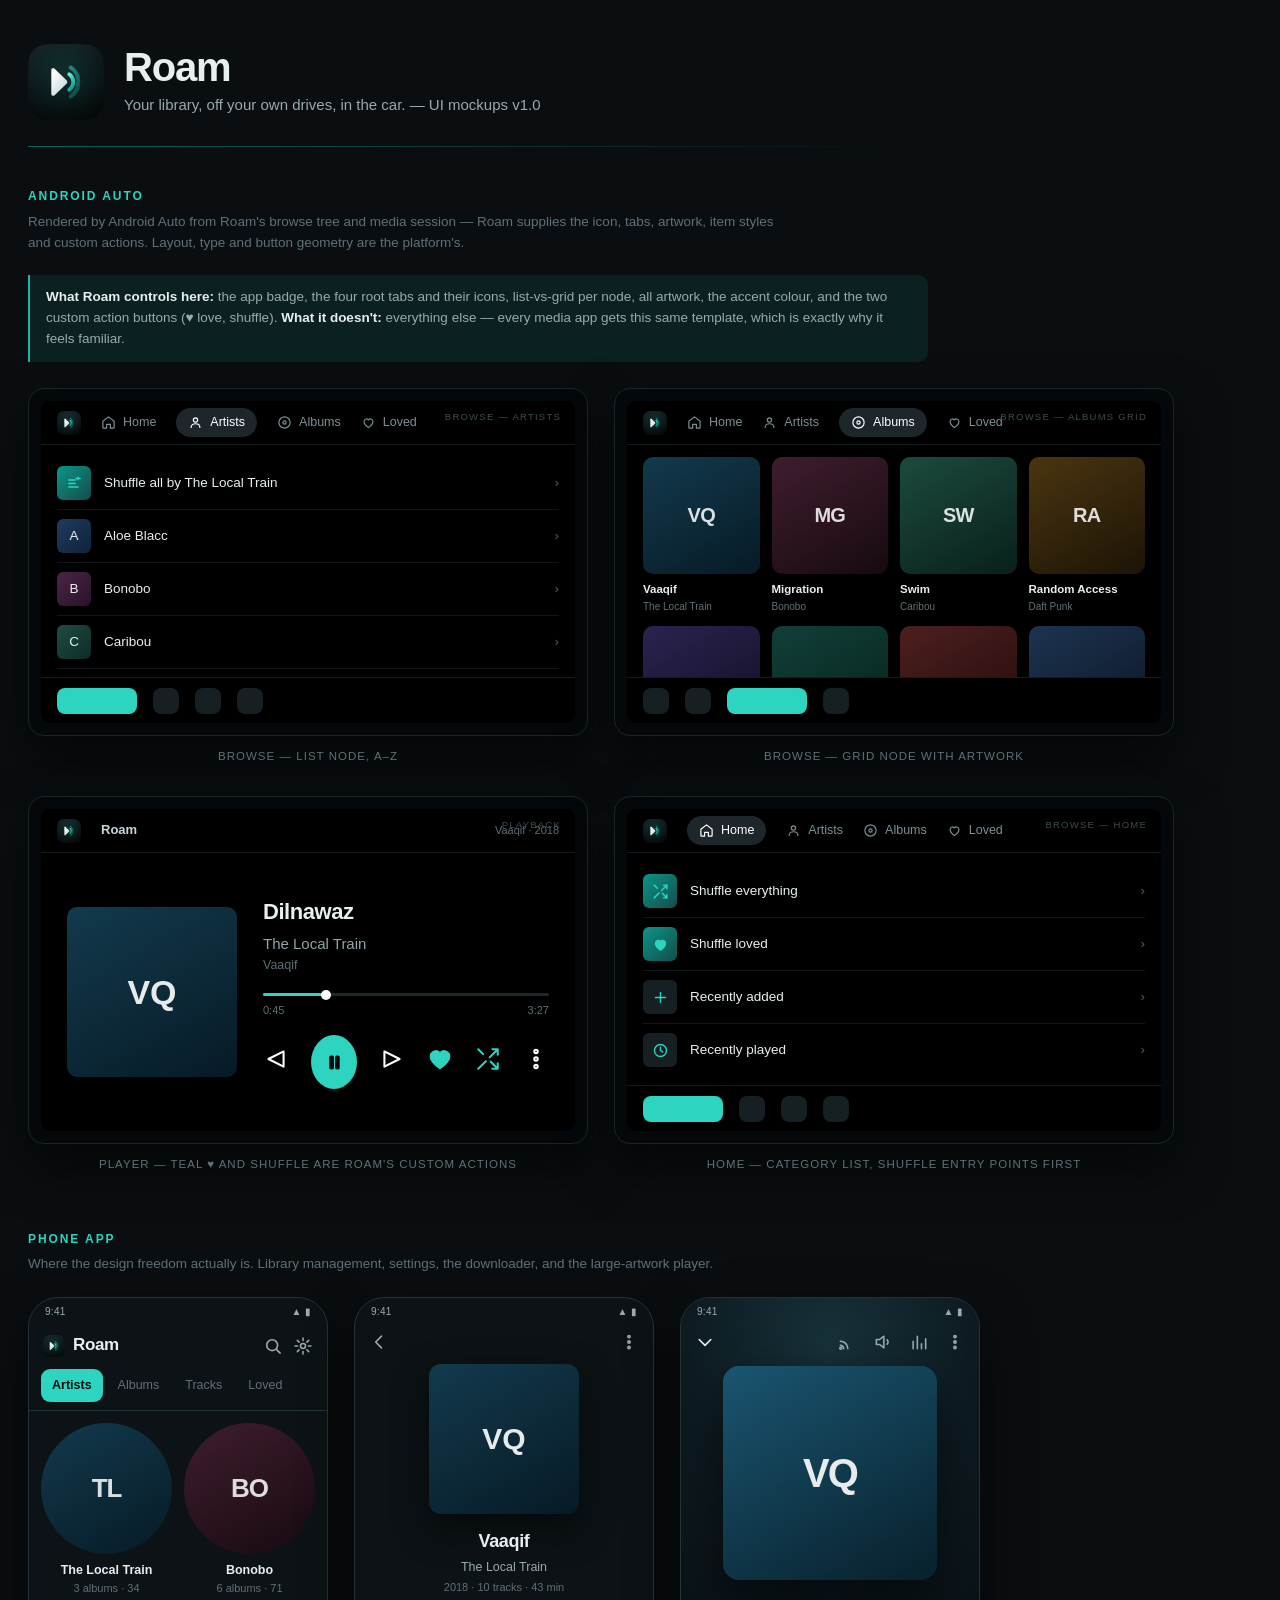
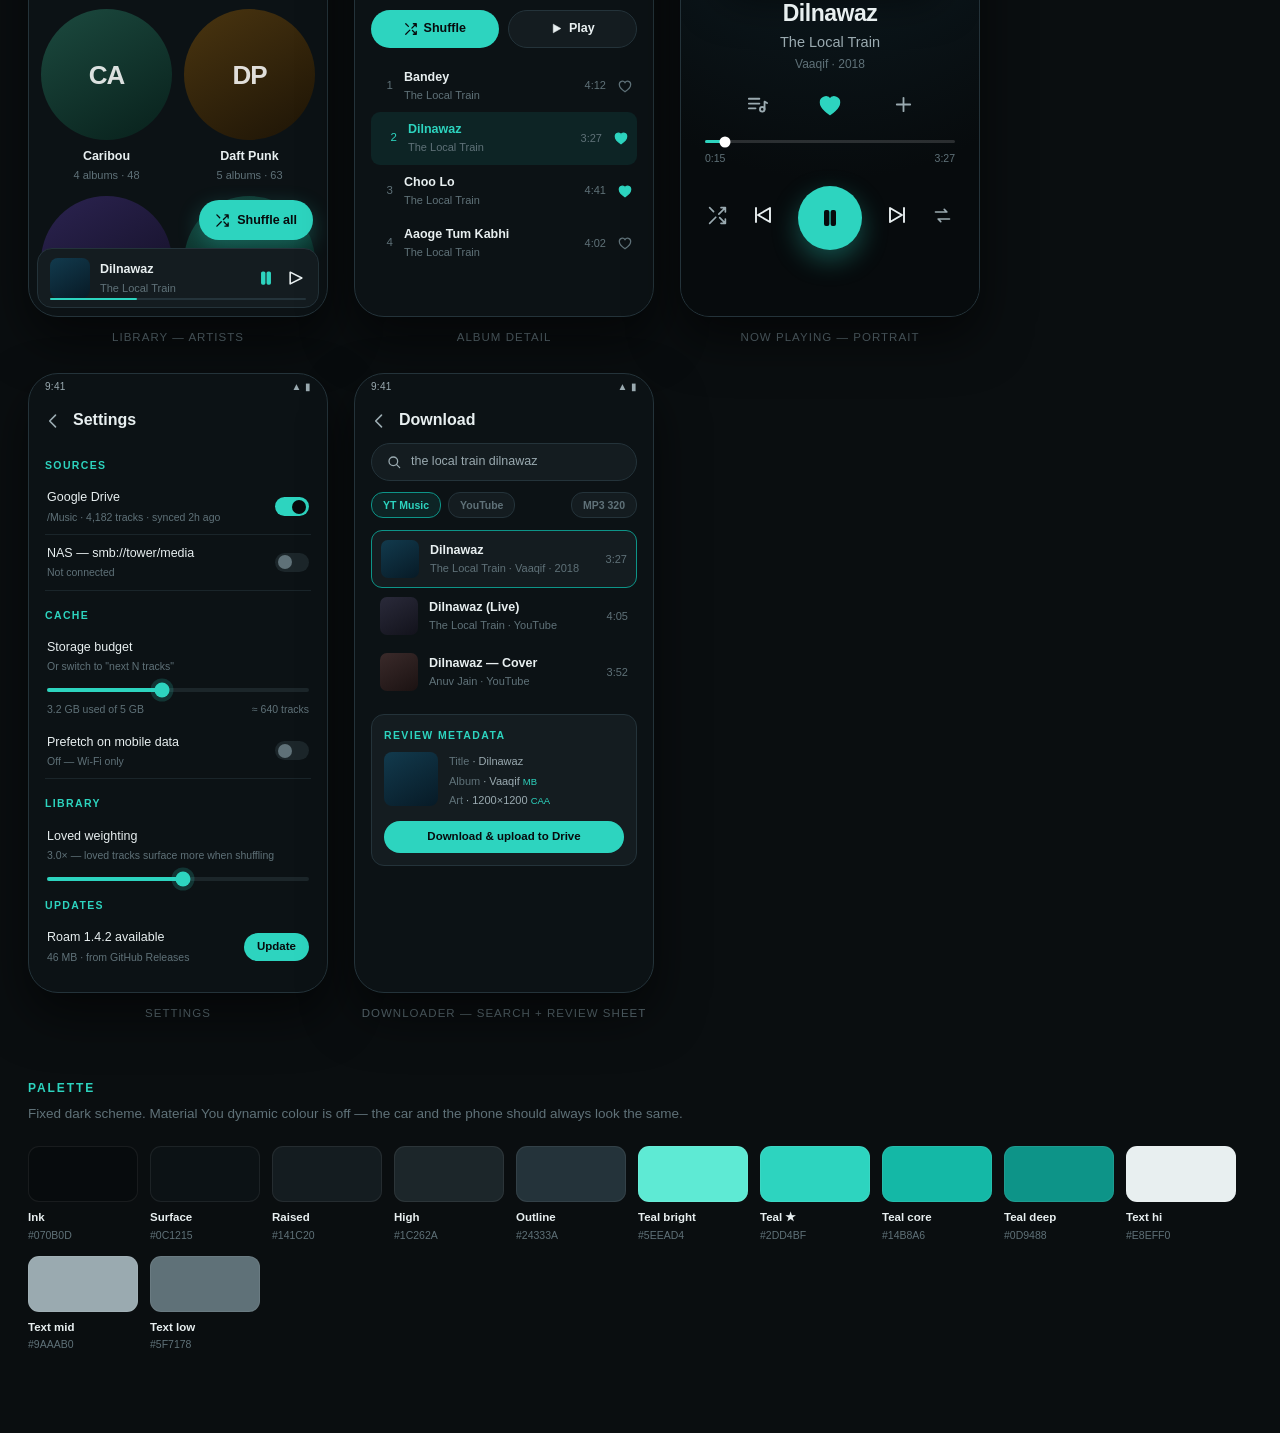
<file: docs/mockups.html>
<!DOCTYPE html>
<html lang="en">
<head>
<meta charset="utf-8">
<meta name="viewport" content="width=device-width, initial-scale=1">
<title>Roam — UI Mockups</title>
<style>
:root{
  --ink:#070B0D; --surface:#0C1215; --raise:#141C20; --high:#1C262A; --outline:#24333A;
  --teal-b:#5EEAD4; --teal:#2DD4BF; --teal-c:#14B8A6; --teal-d:#0D9488; --teal-w:rgba(20,184,166,.11);
  --hi:#E8EFF0; --mid:#9AAAB0; --low:#5F7178;
  --page:#0a0e10;
}
*{box-sizing:border-box;margin:0;padding:0}
body{background:var(--page);color:var(--hi);font:15px/1.55 "Inter",-apple-system,"Segoe UI",Roboto,sans-serif;padding:44px 28px 80px;-webkit-font-smoothing:antialiased}
.wrap{max-width:1240px;margin:0 auto}

/* ---- page header ---- */
.masthead{display:flex;align-items:center;gap:20px;margin-bottom:10px}
.masthead .logo{width:76px;height:76px;border-radius:20px;flex:none}
.masthead h1{font-size:40px;font-weight:700;letter-spacing:-.03em;line-height:1}
.masthead p{color:var(--mid);font-size:15px;margin-top:6px}
.rule{height:1px;background:linear-gradient(90deg,var(--teal-c),transparent 70%);margin:26px 0 40px;opacity:.5}

h2{font-size:12px;font-weight:700;letter-spacing:.16em;text-transform:uppercase;color:var(--teal);margin:56px 0 6px}
h2:first-of-type{margin-top:0}
.sub{color:var(--low);font-size:13.5px;margin-bottom:22px;max-width:760px}
.note{background:var(--teal-w);border-left:2px solid var(--teal-c);padding:12px 16px;border-radius:0 10px 10px 0;color:var(--mid);font-size:13.5px;margin:18px 0 26px;max-width:900px}
.note b{color:var(--hi);font-weight:600}

.row{display:flex;gap:26px;flex-wrap:wrap;align-items:flex-start}
.cap{color:var(--low);font-size:11.5px;letter-spacing:.09em;text-transform:uppercase;margin-top:12px;text-align:center}

/* ---- phone frame ---- */
.phone{width:300px;flex:none}
.screen{width:300px;height:620px;background:var(--surface);border-radius:30px;border:1px solid var(--outline);overflow:hidden;position:relative;box-shadow:0 22px 50px rgba(0,0,0,.55)}
.statusbar{height:26px;display:flex;align-items:center;justify-content:space-between;padding:0 16px;font-size:10px;color:var(--mid);letter-spacing:.03em}

/* ---- app chrome ---- */
.appbar{display:flex;align-items:center;gap:10px;padding:8px 14px 10px}
.appbar .brand{display:flex;align-items:center;gap:8px;font-weight:700;font-size:17px;letter-spacing:-.02em}
.appbar .brand img{width:22px;height:22px;border-radius:6px}
.appbar .sp{flex:1}
.icn{width:20px;height:20px;stroke:var(--mid);fill:none;stroke-width:1.9;stroke-linecap:round;stroke-linejoin:round}
.tabs{display:flex;gap:4px;padding:0 12px 8px;border-bottom:1px solid var(--outline)}
.tab{font-size:12.5px;color:var(--low);padding:7px 11px;border-radius:9px;font-weight:500;white-space:nowrap}
.tab.on{color:var(--ink);background:var(--teal);font-weight:600}

/* ---- lists / grids ---- */
.body{padding:12px;height:calc(100% - 26px - 48px - 34px - 60px);overflow:hidden}
.grid2{display:grid;grid-template-columns:1fr 1fr;gap:12px}
.art{width:100%;aspect-ratio:1;border-radius:10px;position:relative;overflow:hidden;display:flex;align-items:center;justify-content:center}
.art.circ{border-radius:50%}
.art span{font-size:26px;font-weight:800;color:rgba(255,255,255,.85);letter-spacing:-.04em}
.t1{font-size:12.5px;font-weight:600;margin-top:7px;white-space:nowrap;overflow:hidden;text-overflow:ellipsis}
.t2{font-size:11px;color:var(--low);white-space:nowrap;overflow:hidden;text-overflow:ellipsis}
.ctr{text-align:center}

.list{display:flex;flex-direction:column}
.li{display:flex;align-items:center;gap:11px;padding:8px 4px}
.li .n{width:18px;text-align:right;font-size:11.5px;color:var(--low);font-variant-numeric:tabular-nums}
.li .th{width:38px;height:38px;border-radius:7px;flex:none}
.li .tx{flex:1;min-width:0}
.li .du{font-size:11px;color:var(--low);font-variant-numeric:tabular-nums}
.hrt{width:16px;height:16px;stroke:var(--low);fill:none;stroke-width:1.9}
.hrt.on{stroke:var(--teal);fill:var(--teal)}

/* ---- fab + miniplayer ---- */
.fab{position:absolute;right:14px;bottom:76px;height:40px;padding:0 16px;border-radius:20px;background:var(--teal);color:var(--ink);font-size:12.5px;font-weight:700;display:flex;align-items:center;gap:7px;box-shadow:0 8px 22px rgba(45,212,191,.3)}
.fab svg{width:15px;height:15px;stroke:var(--ink);fill:none;stroke-width:2.2;stroke-linecap:round;stroke-linejoin:round}
.mini{position:absolute;left:8px;right:8px;bottom:8px;height:60px;background:var(--raise);border:1px solid var(--outline);border-radius:15px;display:flex;align-items:center;gap:10px;padding:0 12px}
.mini .th{width:40px;height:40px;border-radius:8px;flex:none}
.mini .pg{position:absolute;left:12px;right:12px;bottom:7px;height:2px;background:var(--outline);border-radius:2px}
.mini .pg i{display:block;height:100%;width:34%;background:var(--teal);border-radius:2px}

/* ---- now playing ---- */
.np{position:absolute;inset:0;display:flex;flex-direction:column;
  background:radial-gradient(120% 70% at 50% 8%, #17313a 0%, #0d1a20 42%, var(--ink) 100%)}
.np .top{display:flex;align-items:center;padding:8px 14px;gap:16px}
.np .top .sp{flex:1}
.npart{width:214px;height:214px;margin:6px auto 0;border-radius:16px;box-shadow:0 18px 44px rgba(0,0,0,.6);display:flex;align-items:center;justify-content:center}
.npart span{font-size:40px;font-weight:800;color:rgba(255,255,255,.9);letter-spacing:-.05em}
.npmeta{text-align:center;padding:20px 22px 0}
.npmeta h3{font-size:23px;font-weight:700;letter-spacing:-.02em;line-height:1.15}
.npmeta p{color:var(--mid);font-size:14.5px;margin-top:4px}
.npmeta small{color:var(--low);font-size:12px;display:block;margin-top:2px}
.act{display:flex;align-items:center;justify-content:space-around;padding:18px 40px 0}
.act svg{width:23px;height:23px;stroke:var(--mid);fill:none;stroke-width:1.9;stroke-linecap:round;stroke-linejoin:round}
.act .love svg{width:26px;height:26px;stroke:var(--teal);fill:var(--teal)}
.scrub{padding:16px 24px 0}
.bar{height:3px;background:rgba(255,255,255,.14);border-radius:3px;position:relative}
.bar i{display:block;height:100%;width:8%;background:var(--teal);border-radius:3px}
.bar b{position:absolute;left:8%;top:50%;transform:translate(-50%,-50%);width:11px;height:11px;border-radius:50%;background:#fff}
.times{display:flex;justify-content:space-between;font-size:10.5px;color:var(--low);margin-top:7px;font-variant-numeric:tabular-nums}
.transport{display:flex;align-items:center;justify-content:space-between;padding:20px 26px 0}
.transport svg{stroke:var(--hi);fill:none;stroke-width:1.9;stroke-linecap:round;stroke-linejoin:round;width:24px;height:24px}
.transport .sm svg{width:21px;height:21px;stroke:var(--mid)}
.playbtn{width:64px;height:64px;border-radius:50%;background:var(--teal);display:flex;align-items:center;justify-content:center;box-shadow:0 10px 26px rgba(45,212,191,.34)}
.playbtn svg{stroke:var(--ink);fill:var(--ink);width:24px;height:24px;stroke-width:2}

/* ---- car unit ---- */
.car{flex:none}
.dash{width:560px;background:#05080a;border:1px solid #1b2528;border-radius:16px;padding:12px;box-shadow:0 22px 50px rgba(0,0,0,.55)}
.cscreen{width:100%;height:322px;background:#000;border-radius:9px;overflow:hidden;display:flex;flex-direction:column;position:relative}
.cbar{height:44px;display:flex;align-items:center;gap:20px;padding:0 16px;border-bottom:1px solid #141c1f}
.cbar .badge{width:24px;height:24px;border-radius:7px;flex:none}
.ctab{display:flex;align-items:center;gap:7px;font-size:12.5px;color:#7d8f95;font-weight:500}
.ctab svg{width:15px;height:15px;stroke:#7d8f95;fill:none;stroke-width:1.9;stroke-linecap:round;stroke-linejoin:round}
.ctab.on{color:#fff}
.ctab.on svg{stroke:#fff}
.ctab.on{background:#1d272b;padding:5px 12px;border-radius:16px}
.cbody{flex:1;padding:12px 16px;overflow:hidden}
.crow{display:flex;align-items:center;gap:13px;padding:9px 0;font-size:13.5px;border-bottom:1px solid #101619}
.crow .ci{width:34px;height:34px;border-radius:6px;flex:none;display:flex;align-items:center;justify-content:center}
.crow .ci svg{width:17px;height:17px;stroke:var(--teal);fill:none;stroke-width:2;stroke-linecap:round;stroke-linejoin:round}
.crow .chev{margin-left:auto;color:#4e5f65}
.cgrid{display:grid;grid-template-columns:repeat(4,1fr);gap:12px}
.cgrid .art span{font-size:20px}
.cgrid .t1{font-size:11.5px}
.cgrid .t2{font-size:10px}
.cnav{height:46px;border-top:1px solid #141c1f;display:flex;align-items:center;gap:16px;padding:0 16px}
.cnav .dot{width:26px;height:26px;border-radius:8px;background:#161f22}
.cnav .dot.act{background:var(--teal)}

/* car player */
.cplay{flex:1;display:flex;align-items:center;gap:26px;padding:16px 26px}
.cplay .cart{width:170px;height:170px;border-radius:10px;flex:none;display:flex;align-items:center;justify-content:center}
.cplay .cart span{font-size:34px;font-weight:800;color:rgba(255,255,255,.9)}
.cinfo{flex:1;min-width:0}
.cinfo h3{font-size:22px;font-weight:700;letter-spacing:-.02em}
.cinfo p{color:#93a3a8;font-size:15px;margin-top:3px}
.cinfo small{color:#5d6e74;font-size:12.5px;display:block;margin-top:1px}
.cbarline{height:3px;background:#1e282c;border-radius:3px;margin-top:18px;position:relative}
.cbarline i{display:block;height:100%;width:22%;background:var(--teal);border-radius:3px}
.cbarline b{position:absolute;left:22%;top:50%;transform:translate(-50%,-50%);width:10px;height:10px;border-radius:50%;background:#fff}
.ctimes{display:flex;justify-content:space-between;font-size:11px;color:#5d6e74;margin-top:6px;font-variant-numeric:tabular-nums}
.cctl{display:flex;align-items:center;gap:22px;margin-top:16px}
.cctl svg{width:26px;height:26px;stroke:#fff;fill:none;stroke-width:1.9;stroke-linecap:round;stroke-linejoin:round}
.cctl .pb{width:54px;height:54px;border-radius:50%;background:var(--teal);display:flex;align-items:center;justify-content:center}
.cctl .pb svg{stroke:#05080a;fill:#05080a;width:21px;height:21px}
.cctl .cust svg{stroke:var(--teal);fill:var(--teal)}
.cctl .cust.sh svg{fill:none}
.tagline{position:absolute;top:9px;right:14px;font-size:9.5px;letter-spacing:.13em;text-transform:uppercase;color:#3d4b50}

/* ---- settings ---- */
.setgrp{font-size:10.5px;letter-spacing:.13em;text-transform:uppercase;color:var(--teal);margin:14px 0 6px;font-weight:700}
.set{display:flex;align-items:center;gap:11px;padding:9px 2px;border-bottom:1px solid rgba(36,51,58,.6)}
.set .tx{flex:1;min-width:0}
.set .tx b{display:block;font-size:12.5px;font-weight:500}
.set .tx i{display:block;font-size:10.5px;color:var(--low);font-style:normal;margin-top:1px}
.sw{width:34px;height:19px;border-radius:11px;background:var(--high);position:relative;flex:none}
.sw i{position:absolute;top:2.5px;left:3px;width:14px;height:14px;border-radius:50%;background:var(--low)}
.sw.on{background:var(--teal)}
.sw.on i{left:17px;background:var(--ink)}
.slider{margin:12px 2px 4px}
.strack{height:4px;background:var(--high);border-radius:4px;position:relative}
.strack i{display:block;height:100%;width:44%;background:var(--teal);border-radius:4px}
.strack b{position:absolute;left:44%;top:50%;transform:translate(-50%,-50%);width:15px;height:15px;border-radius:50%;background:var(--teal);box-shadow:0 0 0 4px rgba(45,212,191,.18)}
.susage{display:flex;justify-content:space-between;font-size:10.5px;color:var(--low);margin-top:9px}

/* ---- palette ---- */
.pal{display:flex;flex-wrap:wrap;gap:12px}
.sw2{width:110px}
.sw2 .chip{height:56px;border-radius:11px;border:1px solid rgba(255,255,255,.07)}
.sw2 .nm{font-size:11.5px;margin-top:7px;font-weight:600}
.sw2 .hx{font-size:10.5px;color:var(--low);font-variant-numeric:tabular-nums}
</style>
</head>
<body>
<div class="wrap">

  <div class="masthead">
    <img class="logo" src="data:image/svg+xml;utf8,%3Csvg%20xmlns%3D%22http%3A%2F%2Fwww.w3.org%2F2000%2Fsvg%22%20viewBox%3D%220%200%20512%20512%22%20width%3D%22512%22%20height%3D%22512%22%20role%3D%22img%22%20aria-label%3D%22Roam%20app%20icon%22%3E%0A%20%20%3Ctitle%3ERoam%3C%2Ftitle%3E%0A%20%20%3Cdefs%3E%0A%20%20%20%20%3ClinearGradient%20id%3D%22bg%22%20x1%3D%220%22%20y1%3D%220%22%20x2%3D%220.35%22%20y2%3D%221%22%3E%0A%20%20%20%20%20%20%3Cstop%20offset%3D%220%22%20stop-color%3D%22%23162024%22%2F%3E%0A%20%20%20%20%20%20%3Cstop%20offset%3D%220.55%22%20stop-color%3D%22%230C1215%22%2F%3E%0A%20%20%20%20%20%20%3Cstop%20offset%3D%221%22%20stop-color%3D%22%2306090A%22%2F%3E%0A%20%20%20%20%3C%2FlinearGradient%3E%0A%20%20%20%20%3CradialGradient%20id%3D%22glow%22%20cx%3D%220.5%22%20cy%3D%220.42%22%20r%3D%220.62%22%3E%0A%20%20%20%20%20%20%3Cstop%20offset%3D%220%22%20stop-color%3D%22%2314B8A6%22%20stop-opacity%3D%220.16%22%2F%3E%0A%20%20%20%20%20%20%3Cstop%20offset%3D%221%22%20stop-color%3D%22%2314B8A6%22%20stop-opacity%3D%220%22%2F%3E%0A%20%20%20%20%3C%2FradialGradient%3E%0A%20%20%20%20%3ClinearGradient%20id%3D%22blade%22%20x1%3D%220.15%22%20y1%3D%220%22%20x2%3D%220.85%22%20y2%3D%221%22%3E%0A%20%20%20%20%20%20%3Cstop%20offset%3D%220%22%20stop-color%3D%22%23FFFFFF%22%2F%3E%0A%20%20%20%20%20%20%3Cstop%20offset%3D%221%22%20stop-color%3D%22%23C6D8DA%22%2F%3E%0A%20%20%20%20%3C%2FlinearGradient%3E%0A%20%20%20%20%3ClinearGradient%20id%3D%22teal1%22%20x1%3D%220%22%20y1%3D%220%22%20x2%3D%220.3%22%20y2%3D%221%22%3E%0A%20%20%20%20%20%20%3Cstop%20offset%3D%220%22%20stop-color%3D%22%235EEAD4%22%2F%3E%0A%20%20%20%20%20%20%3Cstop%20offset%3D%221%22%20stop-color%3D%22%2312A594%22%2F%3E%0A%20%20%20%20%3C%2FlinearGradient%3E%0A%20%20%20%20%3ClinearGradient%20id%3D%22teal2%22%20x1%3D%220%22%20y1%3D%220%22%20x2%3D%220.3%22%20y2%3D%221%22%3E%0A%20%20%20%20%20%20%3Cstop%20offset%3D%220%22%20stop-color%3D%22%232DD4BF%22%2F%3E%0A%20%20%20%20%20%20%3Cstop%20offset%3D%221%22%20stop-color%3D%22%230B7F72%22%2F%3E%0A%20%20%20%20%3C%2FlinearGradient%3E%0A%20%20%20%20%3CclipPath%20id%3D%22squircle%22%3E%0A%20%20%20%20%20%20%3Cpath%20d%3D%22M256%200C120%200%2068%200%2034%2034S0%20120%200%20256s0%20188%2034%20222%2086%2034%20222%2034%20188%200%20222-34%2034-86%2034-222%200-188-34-222S392%200%20256%200Z%22%2F%3E%0A%20%20%20%20%3C%2FclipPath%3E%0A%20%20%3C%2Fdefs%3E%0A%0A%20%20%3Cg%20clip-path%3D%22url%28%23squircle%29%22%3E%0A%20%20%20%20%3Crect%20width%3D%22512%22%20height%3D%22512%22%20fill%3D%22url%28%23bg%29%22%2F%3E%0A%20%20%20%20%3Crect%20width%3D%22512%22%20height%3D%22512%22%20fill%3D%22url%28%23glow%29%22%2F%3E%0A%20%20%3C%2Fg%3E%0A%0A%20%20%3Cg%20transform%3D%22translate%2816%2C0%29%22%3E%0A%20%20%20%20%3C%21--%20signal%20arcs%3A%20your%20library%2C%20projected%20forward%20--%3E%0A%20%20%20%20%3Cg%20fill%3D%22none%22%20stroke-linecap%3D%22round%22%3E%0A%20%20%20%20%20%20%3Cpath%20d%3D%22M%20271%20158%20A%20118%20118%200%200%201%20271%20354%22%20stroke%3D%22url%28%23teal2%29%22%20stroke-width%3D%2226%22%20opacity%3D%220.55%22%2F%3E%0A%20%20%20%20%20%20%3Cpath%20d%3D%22M%20262%20204%20A%2064%2064%200%200%201%20262%20308%22%20stroke%3D%22url%28%23teal1%29%22%20stroke-width%3D%2226%22%2F%3E%0A%20%20%20%20%3C%2Fg%3E%0A%20%20%20%20%3C%21--%20play%20blade%20--%3E%0A%20%20%20%20%3Cpath%20d%3D%22M%20154%20176%20L%20154%20336%20L%20236%20256%20Z%22%20fill%3D%22url%28%23blade%29%22%20stroke%3D%22url%28%23blade%29%22%20stroke-width%3D%2226%22%20stroke-linejoin%3D%22round%22%2F%3E%0A%20%20%3C%2Fg%3E%0A%3C%2Fsvg%3E%0A" alt="Roam icon">
    <div>
      <h1>Roam</h1>
      <p>Your library, off your own drives, in the car. — UI mockups v1.0</p>
    </div>
  </div>
  <div class="rule"></div>

  <!-- ================= ANDROID AUTO ================= -->
  <h2>Android Auto</h2>
  <div class="sub">Rendered by Android Auto from Roam's browse tree and media session — Roam supplies the icon, tabs, artwork, item styles and custom actions. Layout, type and button geometry are the platform's.</div>

  <div class="note"><b>What Roam controls here:</b> the app badge, the four root tabs and their icons, list-vs-grid per node, all artwork, the accent colour, and the two custom action buttons (♥ love, shuffle). <b>What it doesn't:</b> everything else — every media app gets this same template, which is exactly why it feels familiar.</div>

  <div class="row">
    <div class="car">
      <div class="dash">
        <div class="cscreen">
          <div class="tagline">Browse — Artists</div>
          <div class="cbar">
            <img class="badge" src="data:image/svg+xml;utf8,%3Csvg%20xmlns%3D%22http%3A%2F%2Fwww.w3.org%2F2000%2Fsvg%22%20viewBox%3D%220%200%20512%20512%22%20width%3D%22512%22%20height%3D%22512%22%20role%3D%22img%22%20aria-label%3D%22Roam%20app%20icon%22%3E%0A%20%20%3Ctitle%3ERoam%3C%2Ftitle%3E%0A%20%20%3Cdefs%3E%0A%20%20%20%20%3ClinearGradient%20id%3D%22bg%22%20x1%3D%220%22%20y1%3D%220%22%20x2%3D%220.35%22%20y2%3D%221%22%3E%0A%20%20%20%20%20%20%3Cstop%20offset%3D%220%22%20stop-color%3D%22%23162024%22%2F%3E%0A%20%20%20%20%20%20%3Cstop%20offset%3D%220.55%22%20stop-color%3D%22%230C1215%22%2F%3E%0A%20%20%20%20%20%20%3Cstop%20offset%3D%221%22%20stop-color%3D%22%2306090A%22%2F%3E%0A%20%20%20%20%3C%2FlinearGradient%3E%0A%20%20%20%20%3CradialGradient%20id%3D%22glow%22%20cx%3D%220.5%22%20cy%3D%220.42%22%20r%3D%220.62%22%3E%0A%20%20%20%20%20%20%3Cstop%20offset%3D%220%22%20stop-color%3D%22%2314B8A6%22%20stop-opacity%3D%220.16%22%2F%3E%0A%20%20%20%20%20%20%3Cstop%20offset%3D%221%22%20stop-color%3D%22%2314B8A6%22%20stop-opacity%3D%220%22%2F%3E%0A%20%20%20%20%3C%2FradialGradient%3E%0A%20%20%20%20%3ClinearGradient%20id%3D%22blade%22%20x1%3D%220.15%22%20y1%3D%220%22%20x2%3D%220.85%22%20y2%3D%221%22%3E%0A%20%20%20%20%20%20%3Cstop%20offset%3D%220%22%20stop-color%3D%22%23FFFFFF%22%2F%3E%0A%20%20%20%20%20%20%3Cstop%20offset%3D%221%22%20stop-color%3D%22%23C6D8DA%22%2F%3E%0A%20%20%20%20%3C%2FlinearGradient%3E%0A%20%20%20%20%3ClinearGradient%20id%3D%22teal1%22%20x1%3D%220%22%20y1%3D%220%22%20x2%3D%220.3%22%20y2%3D%221%22%3E%0A%20%20%20%20%20%20%3Cstop%20offset%3D%220%22%20stop-color%3D%22%235EEAD4%22%2F%3E%0A%20%20%20%20%20%20%3Cstop%20offset%3D%221%22%20stop-color%3D%22%2312A594%22%2F%3E%0A%20%20%20%20%3C%2FlinearGradient%3E%0A%20%20%20%20%3ClinearGradient%20id%3D%22teal2%22%20x1%3D%220%22%20y1%3D%220%22%20x2%3D%220.3%22%20y2%3D%221%22%3E%0A%20%20%20%20%20%20%3Cstop%20offset%3D%220%22%20stop-color%3D%22%232DD4BF%22%2F%3E%0A%20%20%20%20%20%20%3Cstop%20offset%3D%221%22%20stop-color%3D%22%230B7F72%22%2F%3E%0A%20%20%20%20%3C%2FlinearGradient%3E%0A%20%20%20%20%3CclipPath%20id%3D%22squircle%22%3E%0A%20%20%20%20%20%20%3Cpath%20d%3D%22M256%200C120%200%2068%200%2034%2034S0%20120%200%20256s0%20188%2034%20222%2086%2034%20222%2034%20188%200%20222-34%2034-86%2034-222%200-188-34-222S392%200%20256%200Z%22%2F%3E%0A%20%20%20%20%3C%2FclipPath%3E%0A%20%20%3C%2Fdefs%3E%0A%0A%20%20%3Cg%20clip-path%3D%22url%28%23squircle%29%22%3E%0A%20%20%20%20%3Crect%20width%3D%22512%22%20height%3D%22512%22%20fill%3D%22url%28%23bg%29%22%2F%3E%0A%20%20%20%20%3Crect%20width%3D%22512%22%20height%3D%22512%22%20fill%3D%22url%28%23glow%29%22%2F%3E%0A%20%20%3C%2Fg%3E%0A%0A%20%20%3Cg%20transform%3D%22translate%2816%2C0%29%22%3E%0A%20%20%20%20%3C%21--%20signal%20arcs%3A%20your%20library%2C%20projected%20forward%20--%3E%0A%20%20%20%20%3Cg%20fill%3D%22none%22%20stroke-linecap%3D%22round%22%3E%0A%20%20%20%20%20%20%3Cpath%20d%3D%22M%20271%20158%20A%20118%20118%200%200%201%20271%20354%22%20stroke%3D%22url%28%23teal2%29%22%20stroke-width%3D%2226%22%20opacity%3D%220.55%22%2F%3E%0A%20%20%20%20%20%20%3Cpath%20d%3D%22M%20262%20204%20A%2064%2064%200%200%201%20262%20308%22%20stroke%3D%22url%28%23teal1%29%22%20stroke-width%3D%2226%22%2F%3E%0A%20%20%20%20%3C%2Fg%3E%0A%20%20%20%20%3C%21--%20play%20blade%20--%3E%0A%20%20%20%20%3Cpath%20d%3D%22M%20154%20176%20L%20154%20336%20L%20236%20256%20Z%22%20fill%3D%22url%28%23blade%29%22%20stroke%3D%22url%28%23blade%29%22%20stroke-width%3D%2226%22%20stroke-linejoin%3D%22round%22%2F%3E%0A%20%20%3C%2Fg%3E%0A%3C%2Fsvg%3E%0A" alt="">
            <div class="ctab"><svg viewBox="0 0 24 24"><path d="M3 10l9-7 9 7v10a1 1 0 0 1-1 1h-5v-6H9v6H4a1 1 0 0 1-1-1z"/></svg>Home</div>
            <div class="ctab on"><svg viewBox="0 0 24 24"><circle cx="12" cy="8" r="3.4"/><path d="M5 20c0-3.6 3.1-6 7-6s7 2.4 7 6"/></svg>Artists</div>
            <div class="ctab"><svg viewBox="0 0 24 24"><circle cx="12" cy="12" r="9"/><circle cx="12" cy="12" r="2.6"/></svg>Albums</div>
            <div class="ctab"><svg viewBox="0 0 24 24"><path d="M12 20s-7-4.6-7-9.2A3.9 3.9 0 0 1 12 8a3.9 3.9 0 0 1 7 2.8C19 15.4 12 20 12 20z"/></svg>Loved</div>
          </div>
          <div class="cbody">
            <div class="crow"><div class="ci" style="background:linear-gradient(135deg,#0d9488,#134e4a)"><svg viewBox="0 0 24 24"><path d="M17 3v3.5M14 5h6"/><path d="M4 7h9M4 12h9M4 17h13"/></svg></div>Shuffle all by The Local Train<span class="chev">›</span></div>
            <div class="crow"><div class="ci" style="background:linear-gradient(135deg,#1e3a5f,#0f2438)">A</div>Aloe Blacc<span class="chev">›</span></div>
            <div class="crow"><div class="ci" style="background:linear-gradient(135deg,#4a2545,#2a1229)">B</div>Bonobo<span class="chev">›</span></div>
            <div class="crow"><div class="ci" style="background:linear-gradient(135deg,#1f4d45,#0d2b26)">C</div>Caribou<span class="chev">›</span></div>
            <div class="crow" style="border:none"><div class="ci" style="background:linear-gradient(135deg,#3d3016,#1f180b)">D</div>Daft Punk<span class="chev">›</span></div>
          </div>
          <div class="cnav"><div class="dot act"></div><div class="dot"></div><div class="dot"></div><div class="dot"></div></div>
        </div>
      </div>
      <div class="cap">Browse — list node, A–Z</div>
    </div>

    <div class="car">
      <div class="dash">
        <div class="cscreen">
          <div class="tagline">Browse — Albums grid</div>
          <div class="cbar">
            <img class="badge" src="data:image/svg+xml;utf8,%3Csvg%20xmlns%3D%22http%3A%2F%2Fwww.w3.org%2F2000%2Fsvg%22%20viewBox%3D%220%200%20512%20512%22%20width%3D%22512%22%20height%3D%22512%22%20role%3D%22img%22%20aria-label%3D%22Roam%20app%20icon%22%3E%0A%20%20%3Ctitle%3ERoam%3C%2Ftitle%3E%0A%20%20%3Cdefs%3E%0A%20%20%20%20%3ClinearGradient%20id%3D%22bg%22%20x1%3D%220%22%20y1%3D%220%22%20x2%3D%220.35%22%20y2%3D%221%22%3E%0A%20%20%20%20%20%20%3Cstop%20offset%3D%220%22%20stop-color%3D%22%23162024%22%2F%3E%0A%20%20%20%20%20%20%3Cstop%20offset%3D%220.55%22%20stop-color%3D%22%230C1215%22%2F%3E%0A%20%20%20%20%20%20%3Cstop%20offset%3D%221%22%20stop-color%3D%22%2306090A%22%2F%3E%0A%20%20%20%20%3C%2FlinearGradient%3E%0A%20%20%20%20%3CradialGradient%20id%3D%22glow%22%20cx%3D%220.5%22%20cy%3D%220.42%22%20r%3D%220.62%22%3E%0A%20%20%20%20%20%20%3Cstop%20offset%3D%220%22%20stop-color%3D%22%2314B8A6%22%20stop-opacity%3D%220.16%22%2F%3E%0A%20%20%20%20%20%20%3Cstop%20offset%3D%221%22%20stop-color%3D%22%2314B8A6%22%20stop-opacity%3D%220%22%2F%3E%0A%20%20%20%20%3C%2FradialGradient%3E%0A%20%20%20%20%3ClinearGradient%20id%3D%22blade%22%20x1%3D%220.15%22%20y1%3D%220%22%20x2%3D%220.85%22%20y2%3D%221%22%3E%0A%20%20%20%20%20%20%3Cstop%20offset%3D%220%22%20stop-color%3D%22%23FFFFFF%22%2F%3E%0A%20%20%20%20%20%20%3Cstop%20offset%3D%221%22%20stop-color%3D%22%23C6D8DA%22%2F%3E%0A%20%20%20%20%3C%2FlinearGradient%3E%0A%20%20%20%20%3ClinearGradient%20id%3D%22teal1%22%20x1%3D%220%22%20y1%3D%220%22%20x2%3D%220.3%22%20y2%3D%221%22%3E%0A%20%20%20%20%20%20%3Cstop%20offset%3D%220%22%20stop-color%3D%22%235EEAD4%22%2F%3E%0A%20%20%20%20%20%20%3Cstop%20offset%3D%221%22%20stop-color%3D%22%2312A594%22%2F%3E%0A%20%20%20%20%3C%2FlinearGradient%3E%0A%20%20%20%20%3ClinearGradient%20id%3D%22teal2%22%20x1%3D%220%22%20y1%3D%220%22%20x2%3D%220.3%22%20y2%3D%221%22%3E%0A%20%20%20%20%20%20%3Cstop%20offset%3D%220%22%20stop-color%3D%22%232DD4BF%22%2F%3E%0A%20%20%20%20%20%20%3Cstop%20offset%3D%221%22%20stop-color%3D%22%230B7F72%22%2F%3E%0A%20%20%20%20%3C%2FlinearGradient%3E%0A%20%20%20%20%3CclipPath%20id%3D%22squircle%22%3E%0A%20%20%20%20%20%20%3Cpath%20d%3D%22M256%200C120%200%2068%200%2034%2034S0%20120%200%20256s0%20188%2034%20222%2086%2034%20222%2034%20188%200%20222-34%2034-86%2034-222%200-188-34-222S392%200%20256%200Z%22%2F%3E%0A%20%20%20%20%3C%2FclipPath%3E%0A%20%20%3C%2Fdefs%3E%0A%0A%20%20%3Cg%20clip-path%3D%22url%28%23squircle%29%22%3E%0A%20%20%20%20%3Crect%20width%3D%22512%22%20height%3D%22512%22%20fill%3D%22url%28%23bg%29%22%2F%3E%0A%20%20%20%20%3Crect%20width%3D%22512%22%20height%3D%22512%22%20fill%3D%22url%28%23glow%29%22%2F%3E%0A%20%20%3C%2Fg%3E%0A%0A%20%20%3Cg%20transform%3D%22translate%2816%2C0%29%22%3E%0A%20%20%20%20%3C%21--%20signal%20arcs%3A%20your%20library%2C%20projected%20forward%20--%3E%0A%20%20%20%20%3Cg%20fill%3D%22none%22%20stroke-linecap%3D%22round%22%3E%0A%20%20%20%20%20%20%3Cpath%20d%3D%22M%20271%20158%20A%20118%20118%200%200%201%20271%20354%22%20stroke%3D%22url%28%23teal2%29%22%20stroke-width%3D%2226%22%20opacity%3D%220.55%22%2F%3E%0A%20%20%20%20%20%20%3Cpath%20d%3D%22M%20262%20204%20A%2064%2064%200%200%201%20262%20308%22%20stroke%3D%22url%28%23teal1%29%22%20stroke-width%3D%2226%22%2F%3E%0A%20%20%20%20%3C%2Fg%3E%0A%20%20%20%20%3C%21--%20play%20blade%20--%3E%0A%20%20%20%20%3Cpath%20d%3D%22M%20154%20176%20L%20154%20336%20L%20236%20256%20Z%22%20fill%3D%22url%28%23blade%29%22%20stroke%3D%22url%28%23blade%29%22%20stroke-width%3D%2226%22%20stroke-linejoin%3D%22round%22%2F%3E%0A%20%20%3C%2Fg%3E%0A%3C%2Fsvg%3E%0A" alt="">
            <div class="ctab"><svg viewBox="0 0 24 24"><path d="M3 10l9-7 9 7v10a1 1 0 0 1-1 1h-5v-6H9v6H4a1 1 0 0 1-1-1z"/></svg>Home</div>
            <div class="ctab"><svg viewBox="0 0 24 24"><circle cx="12" cy="8" r="3.4"/><path d="M5 20c0-3.6 3.1-6 7-6s7 2.4 7 6"/></svg>Artists</div>
            <div class="ctab on"><svg viewBox="0 0 24 24"><circle cx="12" cy="12" r="9"/><circle cx="12" cy="12" r="2.6"/></svg>Albums</div>
            <div class="ctab"><svg viewBox="0 0 24 24"><path d="M12 20s-7-4.6-7-9.2A3.9 3.9 0 0 1 12 8a3.9 3.9 0 0 1 7 2.8C19 15.4 12 20 12 20z"/></svg>Loved</div>
          </div>
          <div class="cbody">
            <div class="cgrid">
              <div><div class="art" style="background:linear-gradient(150deg,#123a4d,#071a26)"><span>VQ</span></div><div class="t1">Vaaqif</div><div class="t2">The Local Train</div></div>
              <div><div class="art" style="background:linear-gradient(150deg,#3f1d2e,#170a11)"><span>MG</span></div><div class="t1">Migration</div><div class="t2">Bonobo</div></div>
              <div><div class="art" style="background:linear-gradient(150deg,#1c4a3f,#08201b)"><span>SW</span></div><div class="t1">Swim</div><div class="t2">Caribou</div></div>
              <div><div class="art" style="background:linear-gradient(150deg,#4a3510,#1d1406)"><span>RA</span></div><div class="t1">Random Access</div><div class="t2">Daft Punk</div></div>
              <div><div class="art" style="background:linear-gradient(150deg,#2b2350,#100d20)"><span>IH</span></div><div class="t1">In Colour</div><div class="t2">Jamie xx</div></div>
              <div><div class="art" style="background:linear-gradient(150deg,#123f38,#06201c)"><span>AL</span></div><div class="t1">Aloe</div><div class="t2">Aloe Blacc</div></div>
              <div><div class="art" style="background:linear-gradient(150deg,#4d1f1f,#200a0a)"><span>FR</span></div><div class="t1">Fragments</div><div class="t2">Bonobo</div></div>
              <div><div class="art" style="background:linear-gradient(150deg,#1d3350,#0a1522)"><span>OK</span></div><div class="t1">Our Kind</div><div class="t2">Nils Frahm</div></div>
            </div>
          </div>
          <div class="cnav"><div class="dot"></div><div class="dot"></div><div class="dot act"></div><div class="dot"></div></div>
        </div>
      </div>
      <div class="cap">Browse — grid node with artwork</div>
    </div>
  </div>

  <div class="row" style="margin-top:30px">
    <div class="car">
      <div class="dash">
        <div class="cscreen">
          <div class="tagline">Playback</div>
          <div class="cbar">
            <img class="badge" src="data:image/svg+xml;utf8,%3Csvg%20xmlns%3D%22http%3A%2F%2Fwww.w3.org%2F2000%2Fsvg%22%20viewBox%3D%220%200%20512%20512%22%20width%3D%22512%22%20height%3D%22512%22%20role%3D%22img%22%20aria-label%3D%22Roam%20app%20icon%22%3E%0A%20%20%3Ctitle%3ERoam%3C%2Ftitle%3E%0A%20%20%3Cdefs%3E%0A%20%20%20%20%3ClinearGradient%20id%3D%22bg%22%20x1%3D%220%22%20y1%3D%220%22%20x2%3D%220.35%22%20y2%3D%221%22%3E%0A%20%20%20%20%20%20%3Cstop%20offset%3D%220%22%20stop-color%3D%22%23162024%22%2F%3E%0A%20%20%20%20%20%20%3Cstop%20offset%3D%220.55%22%20stop-color%3D%22%230C1215%22%2F%3E%0A%20%20%20%20%20%20%3Cstop%20offset%3D%221%22%20stop-color%3D%22%2306090A%22%2F%3E%0A%20%20%20%20%3C%2FlinearGradient%3E%0A%20%20%20%20%3CradialGradient%20id%3D%22glow%22%20cx%3D%220.5%22%20cy%3D%220.42%22%20r%3D%220.62%22%3E%0A%20%20%20%20%20%20%3Cstop%20offset%3D%220%22%20stop-color%3D%22%2314B8A6%22%20stop-opacity%3D%220.16%22%2F%3E%0A%20%20%20%20%20%20%3Cstop%20offset%3D%221%22%20stop-color%3D%22%2314B8A6%22%20stop-opacity%3D%220%22%2F%3E%0A%20%20%20%20%3C%2FradialGradient%3E%0A%20%20%20%20%3ClinearGradient%20id%3D%22blade%22%20x1%3D%220.15%22%20y1%3D%220%22%20x2%3D%220.85%22%20y2%3D%221%22%3E%0A%20%20%20%20%20%20%3Cstop%20offset%3D%220%22%20stop-color%3D%22%23FFFFFF%22%2F%3E%0A%20%20%20%20%20%20%3Cstop%20offset%3D%221%22%20stop-color%3D%22%23C6D8DA%22%2F%3E%0A%20%20%20%20%3C%2FlinearGradient%3E%0A%20%20%20%20%3ClinearGradient%20id%3D%22teal1%22%20x1%3D%220%22%20y1%3D%220%22%20x2%3D%220.3%22%20y2%3D%221%22%3E%0A%20%20%20%20%20%20%3Cstop%20offset%3D%220%22%20stop-color%3D%22%235EEAD4%22%2F%3E%0A%20%20%20%20%20%20%3Cstop%20offset%3D%221%22%20stop-color%3D%22%2312A594%22%2F%3E%0A%20%20%20%20%3C%2FlinearGradient%3E%0A%20%20%20%20%3ClinearGradient%20id%3D%22teal2%22%20x1%3D%220%22%20y1%3D%220%22%20x2%3D%220.3%22%20y2%3D%221%22%3E%0A%20%20%20%20%20%20%3Cstop%20offset%3D%220%22%20stop-color%3D%22%232DD4BF%22%2F%3E%0A%20%20%20%20%20%20%3Cstop%20offset%3D%221%22%20stop-color%3D%22%230B7F72%22%2F%3E%0A%20%20%20%20%3C%2FlinearGradient%3E%0A%20%20%20%20%3CclipPath%20id%3D%22squircle%22%3E%0A%20%20%20%20%20%20%3Cpath%20d%3D%22M256%200C120%200%2068%200%2034%2034S0%20120%200%20256s0%20188%2034%20222%2086%2034%20222%2034%20188%200%20222-34%2034-86%2034-222%200-188-34-222S392%200%20256%200Z%22%2F%3E%0A%20%20%20%20%3C%2FclipPath%3E%0A%20%20%3C%2Fdefs%3E%0A%0A%20%20%3Cg%20clip-path%3D%22url%28%23squircle%29%22%3E%0A%20%20%20%20%3Crect%20width%3D%22512%22%20height%3D%22512%22%20fill%3D%22url%28%23bg%29%22%2F%3E%0A%20%20%20%20%3Crect%20width%3D%22512%22%20height%3D%22512%22%20fill%3D%22url%28%23glow%29%22%2F%3E%0A%20%20%3C%2Fg%3E%0A%0A%20%20%3Cg%20transform%3D%22translate%2816%2C0%29%22%3E%0A%20%20%20%20%3C%21--%20signal%20arcs%3A%20your%20library%2C%20projected%20forward%20--%3E%0A%20%20%20%20%3Cg%20fill%3D%22none%22%20stroke-linecap%3D%22round%22%3E%0A%20%20%20%20%20%20%3Cpath%20d%3D%22M%20271%20158%20A%20118%20118%200%200%201%20271%20354%22%20stroke%3D%22url%28%23teal2%29%22%20stroke-width%3D%2226%22%20opacity%3D%220.55%22%2F%3E%0A%20%20%20%20%20%20%3Cpath%20d%3D%22M%20262%20204%20A%2064%2064%200%200%201%20262%20308%22%20stroke%3D%22url%28%23teal1%29%22%20stroke-width%3D%2226%22%2F%3E%0A%20%20%20%20%3C%2Fg%3E%0A%20%20%20%20%3C%21--%20play%20blade%20--%3E%0A%20%20%20%20%3Cpath%20d%3D%22M%20154%20176%20L%20154%20336%20L%20236%20256%20Z%22%20fill%3D%22url%28%23blade%29%22%20stroke%3D%22url%28%23blade%29%22%20stroke-width%3D%2226%22%20stroke-linejoin%3D%22round%22%2F%3E%0A%20%20%3C%2Fg%3E%0A%3C%2Fsvg%3E%0A" alt="">
            <div style="font-size:13px;color:#c8d6da;font-weight:600">Roam</div>
            <div style="margin-left:auto;font-size:11px;color:#5d6e74">Vaaqif · 2018</div>
          </div>
          <div class="cplay">
            <div class="cart" style="background:linear-gradient(150deg,#123a4d,#071a26)"><span>VQ</span></div>
            <div class="cinfo">
              <h3>Dilnawaz</h3>
              <p>The Local Train</p>
              <small>Vaaqif</small>
              <div class="cbarline"><i></i><b></b></div>
              <div class="ctimes"><span>0:45</span><span>3:27</span></div>
              <div class="cctl">
                <span class="sm"><svg viewBox="0 0 24 24"><path d="M19 5L5 12l14 7z"/></svg></span>
                <span class="pb"><svg viewBox="0 0 24 24"><rect x="7" y="5" width="3.4" height="14" rx="1"/><rect x="13.6" y="5" width="3.4" height="14" rx="1"/></svg></span>
                <span class="sm"><svg viewBox="0 0 24 24"><path d="M5 5l14 7-14 7z"/></svg></span>
                <span class="cust"><svg viewBox="0 0 24 24"><path d="M12 20.5S3.5 15 3.5 9.6A4.6 4.6 0 0 1 12 7a4.6 4.6 0 0 1 8.5 2.6C20.5 15 12 20.5 12 20.5z"/></svg></span>
                <span class="cust sh"><svg viewBox="0 0 24 24"><path d="M16 3h5v5M21 3l-7.5 7.5M3 21l7-7M16 21h5v-5M14.5 14.5L21 21M3 3l4.5 4.5"/></svg></span>
                <span class="sm"><svg viewBox="0 0 24 24"><circle cx="12" cy="12" r="1.6"/><circle cx="12" cy="5" r="1.6"/><circle cx="12" cy="19" r="1.6"/></svg></span>
              </div>
            </div>
          </div>
        </div>
      </div>
      <div class="cap">Player — teal ♥ and shuffle are Roam's custom actions</div>
    </div>

    <div class="car">
      <div class="dash">
        <div class="cscreen">
          <div class="tagline">Browse — Home</div>
          <div class="cbar">
            <img class="badge" src="data:image/svg+xml;utf8,%3Csvg%20xmlns%3D%22http%3A%2F%2Fwww.w3.org%2F2000%2Fsvg%22%20viewBox%3D%220%200%20512%20512%22%20width%3D%22512%22%20height%3D%22512%22%20role%3D%22img%22%20aria-label%3D%22Roam%20app%20icon%22%3E%0A%20%20%3Ctitle%3ERoam%3C%2Ftitle%3E%0A%20%20%3Cdefs%3E%0A%20%20%20%20%3ClinearGradient%20id%3D%22bg%22%20x1%3D%220%22%20y1%3D%220%22%20x2%3D%220.35%22%20y2%3D%221%22%3E%0A%20%20%20%20%20%20%3Cstop%20offset%3D%220%22%20stop-color%3D%22%23162024%22%2F%3E%0A%20%20%20%20%20%20%3Cstop%20offset%3D%220.55%22%20stop-color%3D%22%230C1215%22%2F%3E%0A%20%20%20%20%20%20%3Cstop%20offset%3D%221%22%20stop-color%3D%22%2306090A%22%2F%3E%0A%20%20%20%20%3C%2FlinearGradient%3E%0A%20%20%20%20%3CradialGradient%20id%3D%22glow%22%20cx%3D%220.5%22%20cy%3D%220.42%22%20r%3D%220.62%22%3E%0A%20%20%20%20%20%20%3Cstop%20offset%3D%220%22%20stop-color%3D%22%2314B8A6%22%20stop-opacity%3D%220.16%22%2F%3E%0A%20%20%20%20%20%20%3Cstop%20offset%3D%221%22%20stop-color%3D%22%2314B8A6%22%20stop-opacity%3D%220%22%2F%3E%0A%20%20%20%20%3C%2FradialGradient%3E%0A%20%20%20%20%3ClinearGradient%20id%3D%22blade%22%20x1%3D%220.15%22%20y1%3D%220%22%20x2%3D%220.85%22%20y2%3D%221%22%3E%0A%20%20%20%20%20%20%3Cstop%20offset%3D%220%22%20stop-color%3D%22%23FFFFFF%22%2F%3E%0A%20%20%20%20%20%20%3Cstop%20offset%3D%221%22%20stop-color%3D%22%23C6D8DA%22%2F%3E%0A%20%20%20%20%3C%2FlinearGradient%3E%0A%20%20%20%20%3ClinearGradient%20id%3D%22teal1%22%20x1%3D%220%22%20y1%3D%220%22%20x2%3D%220.3%22%20y2%3D%221%22%3E%0A%20%20%20%20%20%20%3Cstop%20offset%3D%220%22%20stop-color%3D%22%235EEAD4%22%2F%3E%0A%20%20%20%20%20%20%3Cstop%20offset%3D%221%22%20stop-color%3D%22%2312A594%22%2F%3E%0A%20%20%20%20%3C%2FlinearGradient%3E%0A%20%20%20%20%3ClinearGradient%20id%3D%22teal2%22%20x1%3D%220%22%20y1%3D%220%22%20x2%3D%220.3%22%20y2%3D%221%22%3E%0A%20%20%20%20%20%20%3Cstop%20offset%3D%220%22%20stop-color%3D%22%232DD4BF%22%2F%3E%0A%20%20%20%20%20%20%3Cstop%20offset%3D%221%22%20stop-color%3D%22%230B7F72%22%2F%3E%0A%20%20%20%20%3C%2FlinearGradient%3E%0A%20%20%20%20%3CclipPath%20id%3D%22squircle%22%3E%0A%20%20%20%20%20%20%3Cpath%20d%3D%22M256%200C120%200%2068%200%2034%2034S0%20120%200%20256s0%20188%2034%20222%2086%2034%20222%2034%20188%200%20222-34%2034-86%2034-222%200-188-34-222S392%200%20256%200Z%22%2F%3E%0A%20%20%20%20%3C%2FclipPath%3E%0A%20%20%3C%2Fdefs%3E%0A%0A%20%20%3Cg%20clip-path%3D%22url%28%23squircle%29%22%3E%0A%20%20%20%20%3Crect%20width%3D%22512%22%20height%3D%22512%22%20fill%3D%22url%28%23bg%29%22%2F%3E%0A%20%20%20%20%3Crect%20width%3D%22512%22%20height%3D%22512%22%20fill%3D%22url%28%23glow%29%22%2F%3E%0A%20%20%3C%2Fg%3E%0A%0A%20%20%3Cg%20transform%3D%22translate%2816%2C0%29%22%3E%0A%20%20%20%20%3C%21--%20signal%20arcs%3A%20your%20library%2C%20projected%20forward%20--%3E%0A%20%20%20%20%3Cg%20fill%3D%22none%22%20stroke-linecap%3D%22round%22%3E%0A%20%20%20%20%20%20%3Cpath%20d%3D%22M%20271%20158%20A%20118%20118%200%200%201%20271%20354%22%20stroke%3D%22url%28%23teal2%29%22%20stroke-width%3D%2226%22%20opacity%3D%220.55%22%2F%3E%0A%20%20%20%20%20%20%3Cpath%20d%3D%22M%20262%20204%20A%2064%2064%200%200%201%20262%20308%22%20stroke%3D%22url%28%23teal1%29%22%20stroke-width%3D%2226%22%2F%3E%0A%20%20%20%20%3C%2Fg%3E%0A%20%20%20%20%3C%21--%20play%20blade%20--%3E%0A%20%20%20%20%3Cpath%20d%3D%22M%20154%20176%20L%20154%20336%20L%20236%20256%20Z%22%20fill%3D%22url%28%23blade%29%22%20stroke%3D%22url%28%23blade%29%22%20stroke-width%3D%2226%22%20stroke-linejoin%3D%22round%22%2F%3E%0A%20%20%3C%2Fg%3E%0A%3C%2Fsvg%3E%0A" alt="">
            <div class="ctab on"><svg viewBox="0 0 24 24"><path d="M3 10l9-7 9 7v10a1 1 0 0 1-1 1h-5v-6H9v6H4a1 1 0 0 1-1-1z"/></svg>Home</div>
            <div class="ctab"><svg viewBox="0 0 24 24"><circle cx="12" cy="8" r="3.4"/><path d="M5 20c0-3.6 3.1-6 7-6s7 2.4 7 6"/></svg>Artists</div>
            <div class="ctab"><svg viewBox="0 0 24 24"><circle cx="12" cy="12" r="9"/><circle cx="12" cy="12" r="2.6"/></svg>Albums</div>
            <div class="ctab"><svg viewBox="0 0 24 24"><path d="M12 20s-7-4.6-7-9.2A3.9 3.9 0 0 1 12 8a3.9 3.9 0 0 1 7 2.8C19 15.4 12 20 12 20z"/></svg>Loved</div>
          </div>
          <div class="cbody">
            <div class="crow"><div class="ci" style="background:linear-gradient(135deg,#0d9488,#134e4a)"><svg viewBox="0 0 24 24"><path d="M16 3h5v5M21 3l-7.5 7.5M3 21l7-7M16 21h5v-5M14.5 14.5L21 21M3 3l4.5 4.5"/></svg></div>Shuffle everything<span class="chev">›</span></div>
            <div class="crow"><div class="ci" style="background:linear-gradient(135deg,#0d9488,#134e4a)"><svg viewBox="0 0 24 24"><path d="M12 20s-7-4.6-7-9.2A3.9 3.9 0 0 1 12 8a3.9 3.9 0 0 1 7 2.8C19 15.4 12 20 12 20z" fill="#2DD4BF"/></svg></div>Shuffle loved<span class="chev">›</span></div>
            <div class="crow"><div class="ci" style="background:#161f22"><svg viewBox="0 0 24 24"><path d="M12 5v14M5 12h14"/></svg></div>Recently added<span class="chev">›</span></div>
            <div class="crow" style="border:none"><div class="ci" style="background:#161f22"><svg viewBox="0 0 24 24"><circle cx="12" cy="12" r="8.5"/><path d="M12 7.5V12l3 2"/></svg></div>Recently played<span class="chev">›</span></div>
          </div>
          <div class="cnav"><div class="dot act"></div><div class="dot"></div><div class="dot"></div><div class="dot"></div></div>
        </div>
      </div>
      <div class="cap">Home — category list, shuffle entry points first</div>
    </div>
  </div>

  <!-- ================= PHONE ================= -->
  <h2>Phone app</h2>
  <div class="sub">Where the design freedom actually is. Library management, settings, the downloader, and the large-artwork player.</div>

  <div class="row">

    <!-- Library: Artists -->
    <div class="phone">
      <div class="screen">
        <div class="statusbar"><span>9:41</span><span>▲ ▮</span></div>
        <div class="appbar">
          <div class="brand"><img src="data:image/svg+xml;utf8,%3Csvg%20xmlns%3D%22http%3A%2F%2Fwww.w3.org%2F2000%2Fsvg%22%20viewBox%3D%220%200%20512%20512%22%20width%3D%22512%22%20height%3D%22512%22%20role%3D%22img%22%20aria-label%3D%22Roam%20app%20icon%22%3E%0A%20%20%3Ctitle%3ERoam%3C%2Ftitle%3E%0A%20%20%3Cdefs%3E%0A%20%20%20%20%3ClinearGradient%20id%3D%22bg%22%20x1%3D%220%22%20y1%3D%220%22%20x2%3D%220.35%22%20y2%3D%221%22%3E%0A%20%20%20%20%20%20%3Cstop%20offset%3D%220%22%20stop-color%3D%22%23162024%22%2F%3E%0A%20%20%20%20%20%20%3Cstop%20offset%3D%220.55%22%20stop-color%3D%22%230C1215%22%2F%3E%0A%20%20%20%20%20%20%3Cstop%20offset%3D%221%22%20stop-color%3D%22%2306090A%22%2F%3E%0A%20%20%20%20%3C%2FlinearGradient%3E%0A%20%20%20%20%3CradialGradient%20id%3D%22glow%22%20cx%3D%220.5%22%20cy%3D%220.42%22%20r%3D%220.62%22%3E%0A%20%20%20%20%20%20%3Cstop%20offset%3D%220%22%20stop-color%3D%22%2314B8A6%22%20stop-opacity%3D%220.16%22%2F%3E%0A%20%20%20%20%20%20%3Cstop%20offset%3D%221%22%20stop-color%3D%22%2314B8A6%22%20stop-opacity%3D%220%22%2F%3E%0A%20%20%20%20%3C%2FradialGradient%3E%0A%20%20%20%20%3ClinearGradient%20id%3D%22blade%22%20x1%3D%220.15%22%20y1%3D%220%22%20x2%3D%220.85%22%20y2%3D%221%22%3E%0A%20%20%20%20%20%20%3Cstop%20offset%3D%220%22%20stop-color%3D%22%23FFFFFF%22%2F%3E%0A%20%20%20%20%20%20%3Cstop%20offset%3D%221%22%20stop-color%3D%22%23C6D8DA%22%2F%3E%0A%20%20%20%20%3C%2FlinearGradient%3E%0A%20%20%20%20%3ClinearGradient%20id%3D%22teal1%22%20x1%3D%220%22%20y1%3D%220%22%20x2%3D%220.3%22%20y2%3D%221%22%3E%0A%20%20%20%20%20%20%3Cstop%20offset%3D%220%22%20stop-color%3D%22%235EEAD4%22%2F%3E%0A%20%20%20%20%20%20%3Cstop%20offset%3D%221%22%20stop-color%3D%22%2312A594%22%2F%3E%0A%20%20%20%20%3C%2FlinearGradient%3E%0A%20%20%20%20%3ClinearGradient%20id%3D%22teal2%22%20x1%3D%220%22%20y1%3D%220%22%20x2%3D%220.3%22%20y2%3D%221%22%3E%0A%20%20%20%20%20%20%3Cstop%20offset%3D%220%22%20stop-color%3D%22%232DD4BF%22%2F%3E%0A%20%20%20%20%20%20%3Cstop%20offset%3D%221%22%20stop-color%3D%22%230B7F72%22%2F%3E%0A%20%20%20%20%3C%2FlinearGradient%3E%0A%20%20%20%20%3CclipPath%20id%3D%22squircle%22%3E%0A%20%20%20%20%20%20%3Cpath%20d%3D%22M256%200C120%200%2068%200%2034%2034S0%20120%200%20256s0%20188%2034%20222%2086%2034%20222%2034%20188%200%20222-34%2034-86%2034-222%200-188-34-222S392%200%20256%200Z%22%2F%3E%0A%20%20%20%20%3C%2FclipPath%3E%0A%20%20%3C%2Fdefs%3E%0A%0A%20%20%3Cg%20clip-path%3D%22url%28%23squircle%29%22%3E%0A%20%20%20%20%3Crect%20width%3D%22512%22%20height%3D%22512%22%20fill%3D%22url%28%23bg%29%22%2F%3E%0A%20%20%20%20%3Crect%20width%3D%22512%22%20height%3D%22512%22%20fill%3D%22url%28%23glow%29%22%2F%3E%0A%20%20%3C%2Fg%3E%0A%0A%20%20%3Cg%20transform%3D%22translate%2816%2C0%29%22%3E%0A%20%20%20%20%3C%21--%20signal%20arcs%3A%20your%20library%2C%20projected%20forward%20--%3E%0A%20%20%20%20%3Cg%20fill%3D%22none%22%20stroke-linecap%3D%22round%22%3E%0A%20%20%20%20%20%20%3Cpath%20d%3D%22M%20271%20158%20A%20118%20118%200%200%201%20271%20354%22%20stroke%3D%22url%28%23teal2%29%22%20stroke-width%3D%2226%22%20opacity%3D%220.55%22%2F%3E%0A%20%20%20%20%20%20%3Cpath%20d%3D%22M%20262%20204%20A%2064%2064%200%200%201%20262%20308%22%20stroke%3D%22url%28%23teal1%29%22%20stroke-width%3D%2226%22%2F%3E%0A%20%20%20%20%3C%2Fg%3E%0A%20%20%20%20%3C%21--%20play%20blade%20--%3E%0A%20%20%20%20%3Cpath%20d%3D%22M%20154%20176%20L%20154%20336%20L%20236%20256%20Z%22%20fill%3D%22url%28%23blade%29%22%20stroke%3D%22url%28%23blade%29%22%20stroke-width%3D%2226%22%20stroke-linejoin%3D%22round%22%2F%3E%0A%20%20%3C%2Fg%3E%0A%3C%2Fsvg%3E%0A" alt="">Roam</div><div class="sp"></div>
          <svg class="icn" viewBox="0 0 24 24"><circle cx="11" cy="11" r="6.5"/><path d="M16 16l4.5 4.5"/></svg>
          <svg class="icn" viewBox="0 0 24 24"><circle cx="12" cy="12" r="3"/><path d="M12 2.5v3M12 18.5v3M2.5 12h3M18.5 12h3M5.2 5.2l2.1 2.1M16.7 16.7l2.1 2.1M18.8 5.2l-2.1 2.1M7.3 16.7l-2.1 2.1"/></svg>
        </div>
        <div class="tabs"><div class="tab on">Artists</div><div class="tab">Albums</div><div class="tab">Tracks</div><div class="tab">Loved</div></div>
        <div class="body">
          <div class="grid2">
            <div class="ctr"><div class="art circ" style="background:linear-gradient(150deg,#123a4d,#071a26)"><span>TL</span></div><div class="t1">The Local Train</div><div class="t2">3 albums · 34</div></div>
            <div class="ctr"><div class="art circ" style="background:linear-gradient(150deg,#3f1d2e,#170a11)"><span>BO</span></div><div class="t1">Bonobo</div><div class="t2">6 albums · 71</div></div>
            <div class="ctr"><div class="art circ" style="background:linear-gradient(150deg,#1c4a3f,#08201b)"><span>CA</span></div><div class="t1">Caribou</div><div class="t2">4 albums · 48</div></div>
            <div class="ctr"><div class="art circ" style="background:linear-gradient(150deg,#4a3510,#1d1406)"><span>DP</span></div><div class="t1">Daft Punk</div><div class="t2">5 albums · 63</div></div>
            <div class="ctr"><div class="art circ" style="background:linear-gradient(150deg,#2b2350,#100d20)"><span>JX</span></div><div class="t1">Jamie xx</div><div class="t2">2 albums · 22</div></div>
            <div class="ctr"><div class="art circ" style="background:linear-gradient(150deg,#123f38,#06201c)"><span>AB</span></div><div class="t1">Aloe Blacc</div><div class="t2">3 albums · 39</div></div>
          </div>
        </div>
        <div class="fab"><svg viewBox="0 0 24 24"><path d="M16 3h5v5M21 3l-7.5 7.5M3 21l7-7M16 21h5v-5M14.5 14.5L21 21M3 3l4.5 4.5"/></svg>Shuffle all</div>
        <div class="mini">
          <div class="th" style="background:linear-gradient(150deg,#123a4d,#071a26)"></div>
          <div style="flex:1;min-width:0"><div class="t1" style="margin:0">Dilnawaz</div><div class="t2">The Local Train</div></div>
          <svg class="icn" style="stroke:var(--teal);fill:var(--teal)" viewBox="0 0 24 24"><rect x="7" y="5" width="3.4" height="14" rx="1"/><rect x="13.6" y="5" width="3.4" height="14" rx="1"/></svg>
          <svg class="icn" style="stroke:var(--hi)" viewBox="0 0 24 24"><path d="M5 5l14 7-14 7z"/></svg>
          <div class="pg"><i></i></div>
        </div>
      </div>
      <div class="cap">Library — Artists</div>
    </div>

    <!-- Album detail -->
    <div class="phone">
      <div class="screen">
        <div class="statusbar"><span>9:41</span><span>▲ ▮</span></div>
        <div class="appbar">
          <svg class="icn" viewBox="0 0 24 24"><path d="M15 5l-7 7 7 7"/></svg><div class="sp"></div>
          <svg class="icn" viewBox="0 0 24 24"><circle cx="12" cy="12" r="1.4"/><circle cx="12" cy="5.5" r="1.4"/><circle cx="12" cy="18.5" r="1.4"/></svg>
        </div>
        <div style="padding:0 16px">
          <div style="width:150px;height:150px;margin:2px auto 0;border-radius:12px;background:linear-gradient(150deg,#123a4d,#071a26);display:flex;align-items:center;justify-content:center;box-shadow:0 14px 34px rgba(0,0,0,.5)"><span style="font-size:30px;font-weight:800;color:rgba(255,255,255,.9)">VQ</span></div>
          <div style="text-align:center;margin-top:14px">
            <div style="font-size:18px;font-weight:700;letter-spacing:-.02em">Vaaqif</div>
            <div style="color:var(--mid);font-size:12.5px;margin-top:2px">The Local Train</div>
            <div style="color:var(--low);font-size:11px;margin-top:1px">2018 · 10 tracks · 43 min</div>
          </div>
          <div style="display:flex;gap:9px;margin-top:14px">
            <div style="flex:1;height:38px;border-radius:19px;background:var(--teal);color:var(--ink);font-size:12.5px;font-weight:700;display:flex;align-items:center;justify-content:center;gap:6px">
              <svg style="width:14px;height:14px;stroke:var(--ink);fill:none;stroke-width:2.2;stroke-linecap:round;stroke-linejoin:round" viewBox="0 0 24 24"><path d="M16 3h5v5M21 3l-7.5 7.5M3 21l7-7M16 21h5v-5M14.5 14.5L21 21M3 3l4.5 4.5"/></svg>Shuffle</div>
            <div style="flex:1;height:38px;border-radius:19px;border:1px solid var(--outline);background:var(--raise);font-size:12.5px;font-weight:600;display:flex;align-items:center;justify-content:center;gap:6px">
              <svg style="width:13px;height:13px;stroke:var(--hi);fill:var(--hi)" viewBox="0 0 24 24"><path d="M6 4l14 8-14 8z"/></svg>Play</div>
          </div>
          <div class="list" style="margin-top:12px">
            <div class="li"><div class="n">1</div><div class="tx"><div class="t1" style="margin:0">Bandey</div><div class="t2">The Local Train</div></div><div class="du">4:12</div><svg class="hrt" viewBox="0 0 24 24"><path d="M12 20.5S3.5 15 3.5 9.6A4.6 4.6 0 0 1 12 7a4.6 4.6 0 0 1 8.5 2.6C20.5 15 12 20.5 12 20.5z"/></svg></div>
            <div class="li" style="background:var(--teal-w);border-radius:9px;padding:8px"><div class="n" style="color:var(--teal)">2</div><div class="tx"><div class="t1" style="margin:0;color:var(--teal)">Dilnawaz</div><div class="t2">The Local Train</div></div><div class="du">3:27</div><svg class="hrt on" viewBox="0 0 24 24"><path d="M12 20.5S3.5 15 3.5 9.6A4.6 4.6 0 0 1 12 7a4.6 4.6 0 0 1 8.5 2.6C20.5 15 12 20.5 12 20.5z"/></svg></div>
            <div class="li"><div class="n">3</div><div class="tx"><div class="t1" style="margin:0">Choo Lo</div><div class="t2">The Local Train</div></div><div class="du">4:41</div><svg class="hrt on" viewBox="0 0 24 24"><path d="M12 20.5S3.5 15 3.5 9.6A4.6 4.6 0 0 1 12 7a4.6 4.6 0 0 1 8.5 2.6C20.5 15 12 20.5 12 20.5z"/></svg></div>
            <div class="li"><div class="n">4</div><div class="tx"><div class="t1" style="margin:0">Aaoge Tum Kabhi</div><div class="t2">The Local Train</div></div><div class="du">4:02</div><svg class="hrt" viewBox="0 0 24 24"><path d="M12 20.5S3.5 15 3.5 9.6A4.6 4.6 0 0 1 12 7a4.6 4.6 0 0 1 8.5 2.6C20.5 15 12 20.5 12 20.5z"/></svg></div>
          </div>
        </div>
      </div>
      <div class="cap">Album detail</div>
    </div>

    <!-- Now playing -->
    <div class="phone">
      <div class="screen">
        <div class="np">
          <div class="statusbar"><span>9:41</span><span>▲ ▮</span></div>
          <div class="top">
            <svg class="icn" style="stroke:var(--hi)" viewBox="0 0 24 24"><path d="M5 9l7 7 7-7"/></svg>
            <div class="sp"></div>
            <svg class="icn" viewBox="0 0 24 24"><path d="M4 11a9 9 0 0 1 9 9M4 16a4 4 0 0 1 4 4"/><circle cx="4.5" cy="19.5" r="1.2"/></svg>
            <svg class="icn" viewBox="0 0 24 24"><path d="M4 9v6h4l5 4V5L8 9z"/><path d="M17 9.5a3.5 3.5 0 0 1 0 5"/></svg>
            <svg class="icn" viewBox="0 0 24 24"><path d="M5 20V11M10 20V5M15 20V14M20 20V8"/></svg>
            <svg class="icn" viewBox="0 0 24 24"><circle cx="12" cy="12" r="1.4"/><circle cx="12" cy="5.5" r="1.4"/><circle cx="12" cy="18.5" r="1.4"/></svg>
          </div>
          <div class="npart" style="background:linear-gradient(150deg,#1a5570,#08202c)"><span>VQ</span></div>
          <div class="npmeta"><h3>Dilnawaz</h3><p>The Local Train</p><small>Vaaqif · 2018</small></div>
          <div class="act">
            <span><svg viewBox="0 0 24 24"><path d="M4 6h11M4 11h11M4 16h7"/><circle cx="18" cy="17" r="2.4"/><path d="M20.4 17V9l2.6 1.4"/></svg></span>
            <span class="love"><svg viewBox="0 0 24 24"><path d="M12 20.5S3.5 15 3.5 9.6A4.6 4.6 0 0 1 12 7a4.6 4.6 0 0 1 8.5 2.6C20.5 15 12 20.5 12 20.5z"/></svg></span>
            <span><svg viewBox="0 0 24 24"><path d="M12 5v14M5 12h14"/></svg></span>
          </div>
          <div class="scrub">
            <div class="bar"><i></i><b></b></div>
            <div class="times"><span>0:15</span><span>3:27</span></div>
          </div>
          <div class="transport">
            <span class="sm"><svg viewBox="0 0 24 24"><path d="M16 3h5v5M21 3l-7.5 7.5M3 21l7-7M16 21h5v-5M14.5 14.5L21 21M3 3l4.5 4.5"/></svg></span>
            <span><svg viewBox="0 0 24 24"><path d="M19 5L7 12l12 7z"/><path d="M5 5v14"/></svg></span>
            <span class="playbtn"><svg viewBox="0 0 24 24"><rect x="7" y="5" width="3.4" height="14" rx="1"/><rect x="13.6" y="5" width="3.4" height="14" rx="1"/></svg></span>
            <span><svg viewBox="0 0 24 24"><path d="M5 5l12 7-12 7z"/><path d="M19 5v14"/></svg></span>
            <span class="sm"><svg viewBox="0 0 24 24"><path d="M4 8h13l-3-3M20 16H7l3 3"/></svg></span>
          </div>
        </div>
      </div>
      <div class="cap">Now playing — portrait</div>
    </div>

    <!-- Settings -->
    <div class="phone">
      <div class="screen">
        <div class="statusbar"><span>9:41</span><span>▲ ▮</span></div>
        <div class="appbar">
          <svg class="icn" viewBox="0 0 24 24"><path d="M15 5l-7 7 7 7"/></svg>
          <div style="font-weight:700;font-size:16px">Settings</div>
        </div>
        <div style="padding:0 16px;overflow:hidden;height:calc(100% - 26px - 46px)">
          <div class="setgrp">Sources</div>
          <div class="set">
            <div class="tx"><b>Google Drive</b><i>/Music · 4,182 tracks · synced 2h ago</i></div>
            <div class="sw on"><i></i></div>
          </div>
          <div class="set">
            <div class="tx"><b>NAS — smb://tower/media</b><i>Not connected</i></div>
            <div class="sw"><i></i></div>
          </div>

          <div class="setgrp" style="margin-top:16px">Cache</div>
          <div class="set" style="border:none;padding-bottom:2px">
            <div class="tx"><b>Storage budget</b><i>Or switch to "next N tracks"</i></div>
          </div>
          <div class="slider">
            <div class="strack"><i></i><b></b></div>
            <div class="susage"><span>3.2 GB used of 5 GB</span><span>≈ 640 tracks</span></div>
          </div>
          <div class="set" style="margin-top:6px">
            <div class="tx"><b>Prefetch on mobile data</b><i>Off — Wi-Fi only</i></div>
            <div class="sw"><i></i></div>
          </div>

          <div class="setgrp" style="margin-top:16px">Library</div>
          <div class="set" style="border:none;padding-bottom:2px">
            <div class="tx"><b>Loved weighting</b><i>3.0× — loved tracks surface more when shuffling</i></div>
          </div>
          <div class="slider"><div class="strack"><i style="width:52%"></i><b style="left:52%"></b></div></div>

          <div class="setgrp" style="margin-top:16px">Updates</div>
          <div class="set" style="border:none">
            <div class="tx"><b>Roam 1.4.2 available</b><i>46 MB · from GitHub Releases</i></div>
            <div style="height:28px;padding:0 13px;border-radius:14px;background:var(--teal);color:var(--ink);font-size:11.5px;font-weight:700;display:flex;align-items:center">Update</div>
          </div>
        </div>
      </div>
      <div class="cap">Settings</div>
    </div>

    <!-- Downloader -->
    <div class="phone">
      <div class="screen">
        <div class="statusbar"><span>9:41</span><span>▲ ▮</span></div>
        <div class="appbar">
          <svg class="icn" viewBox="0 0 24 24"><path d="M15 5l-7 7 7 7"/></svg>
          <div style="font-weight:700;font-size:16px">Download</div>
        </div>
        <div style="padding:0 16px">
          <div style="height:38px;border-radius:19px;background:var(--raise);border:1px solid var(--outline);display:flex;align-items:center;gap:9px;padding:0 14px">
            <svg class="icn" style="width:16px;height:16px" viewBox="0 0 24 24"><circle cx="11" cy="11" r="6.5"/><path d="M16 16l4.5 4.5"/></svg>
            <span style="font-size:12.5px;color:var(--mid)">the local train dilnawaz</span>
          </div>
          <div style="display:flex;gap:7px;margin-top:11px">
            <div style="padding:4px 11px;border-radius:12px;background:var(--teal-w);border:1px solid var(--teal-d);color:var(--teal);font-size:10.5px;font-weight:600">YT Music</div>
            <div style="padding:4px 11px;border-radius:12px;background:var(--raise);border:1px solid var(--outline);color:var(--low);font-size:10.5px;font-weight:600">YouTube</div>
            <div style="margin-left:auto;padding:4px 11px;border-radius:12px;background:var(--raise);border:1px solid var(--outline);color:var(--low);font-size:10.5px;font-weight:600">MP3 320</div>
          </div>

          <div class="list" style="margin-top:12px">
            <div class="li" style="background:var(--raise);border-radius:11px;padding:9px;border:1px solid var(--teal-d)">
              <div class="th" style="background:linear-gradient(150deg,#123a4d,#071a26)"></div>
              <div class="tx"><div class="t1" style="margin:0">Dilnawaz</div><div class="t2">The Local Train · Vaaqif · 2018</div></div>
              <div class="du">3:27</div>
            </div>
            <div class="li" style="padding:9px"><div class="th" style="background:linear-gradient(150deg,#2a2a3a,#12121b)"></div>
              <div class="tx"><div class="t1" style="margin:0">Dilnawaz (Live)</div><div class="t2">The Local Train · YouTube</div></div><div class="du">4:05</div></div>
            <div class="li" style="padding:9px"><div class="th" style="background:linear-gradient(150deg,#3a2a2a,#1b1212)"></div>
              <div class="tx"><div class="t1" style="margin:0">Dilnawaz — Cover</div><div class="t2">Anuv Jain · YouTube</div></div><div class="du">3:52</div></div>
          </div>

          <div style="margin-top:14px;background:var(--raise);border:1px solid var(--outline);border-radius:13px;padding:12px">
            <div style="font-size:10.5px;letter-spacing:.13em;text-transform:uppercase;color:var(--teal);font-weight:700;margin-bottom:9px">Review metadata</div>
            <div style="display:flex;gap:11px">
              <div style="width:54px;height:54px;border-radius:8px;background:linear-gradient(150deg,#123a4d,#071a26);flex:none"></div>
              <div style="flex:1;min-width:0;font-size:11px;line-height:1.75;color:var(--mid)">
                <div><span style="color:var(--low)">Title</span> · Dilnawaz</div>
                <div><span style="color:var(--low)">Album</span> · Vaaqif <span style="color:var(--teal);font-size:9.5px">MB</span></div>
                <div><span style="color:var(--low)">Art</span> · 1200×1200 <span style="color:var(--teal);font-size:9.5px">CAA</span></div>
              </div>
            </div>
            <div style="display:flex;gap:8px;margin-top:11px">
              <div style="flex:1;height:32px;border-radius:16px;background:var(--teal);color:var(--ink);font-size:11.5px;font-weight:700;display:flex;align-items:center;justify-content:center">Download &amp; upload to Drive</div>
            </div>
          </div>
        </div>
      </div>
      <div class="cap">Downloader — search + review sheet</div>
    </div>
  </div>

  <!-- ================= PALETTE ================= -->
  <h2>Palette</h2>
  <div class="sub">Fixed dark scheme. Material You dynamic colour is off — the car and the phone should always look the same.</div>
  <div class="pal">
    <div class="sw2"><div class="chip" style="background:#070B0D"></div><div class="nm">Ink</div><div class="hx">#070B0D</div></div>
    <div class="sw2"><div class="chip" style="background:#0C1215"></div><div class="nm">Surface</div><div class="hx">#0C1215</div></div>
    <div class="sw2"><div class="chip" style="background:#141C20"></div><div class="nm">Raised</div><div class="hx">#141C20</div></div>
    <div class="sw2"><div class="chip" style="background:#1C262A"></div><div class="nm">High</div><div class="hx">#1C262A</div></div>
    <div class="sw2"><div class="chip" style="background:#24333A"></div><div class="nm">Outline</div><div class="hx">#24333A</div></div>
    <div class="sw2"><div class="chip" style="background:#5EEAD4"></div><div class="nm">Teal bright</div><div class="hx">#5EEAD4</div></div>
    <div class="sw2"><div class="chip" style="background:#2DD4BF"></div><div class="nm">Teal ★</div><div class="hx">#2DD4BF</div></div>
    <div class="sw2"><div class="chip" style="background:#14B8A6"></div><div class="nm">Teal core</div><div class="hx">#14B8A6</div></div>
    <div class="sw2"><div class="chip" style="background:#0D9488"></div><div class="nm">Teal deep</div><div class="hx">#0D9488</div></div>
    <div class="sw2"><div class="chip" style="background:#E8EFF0"></div><div class="nm">Text hi</div><div class="hx">#E8EFF0</div></div>
    <div class="sw2"><div class="chip" style="background:#9AAAB0"></div><div class="nm">Text mid</div><div class="hx">#9AAAB0</div></div>
    <div class="sw2"><div class="chip" style="background:#5F7178"></div><div class="nm">Text low</div><div class="hx">#5F7178</div></div>
  </div>

</div>
</body>
</html>
</file>
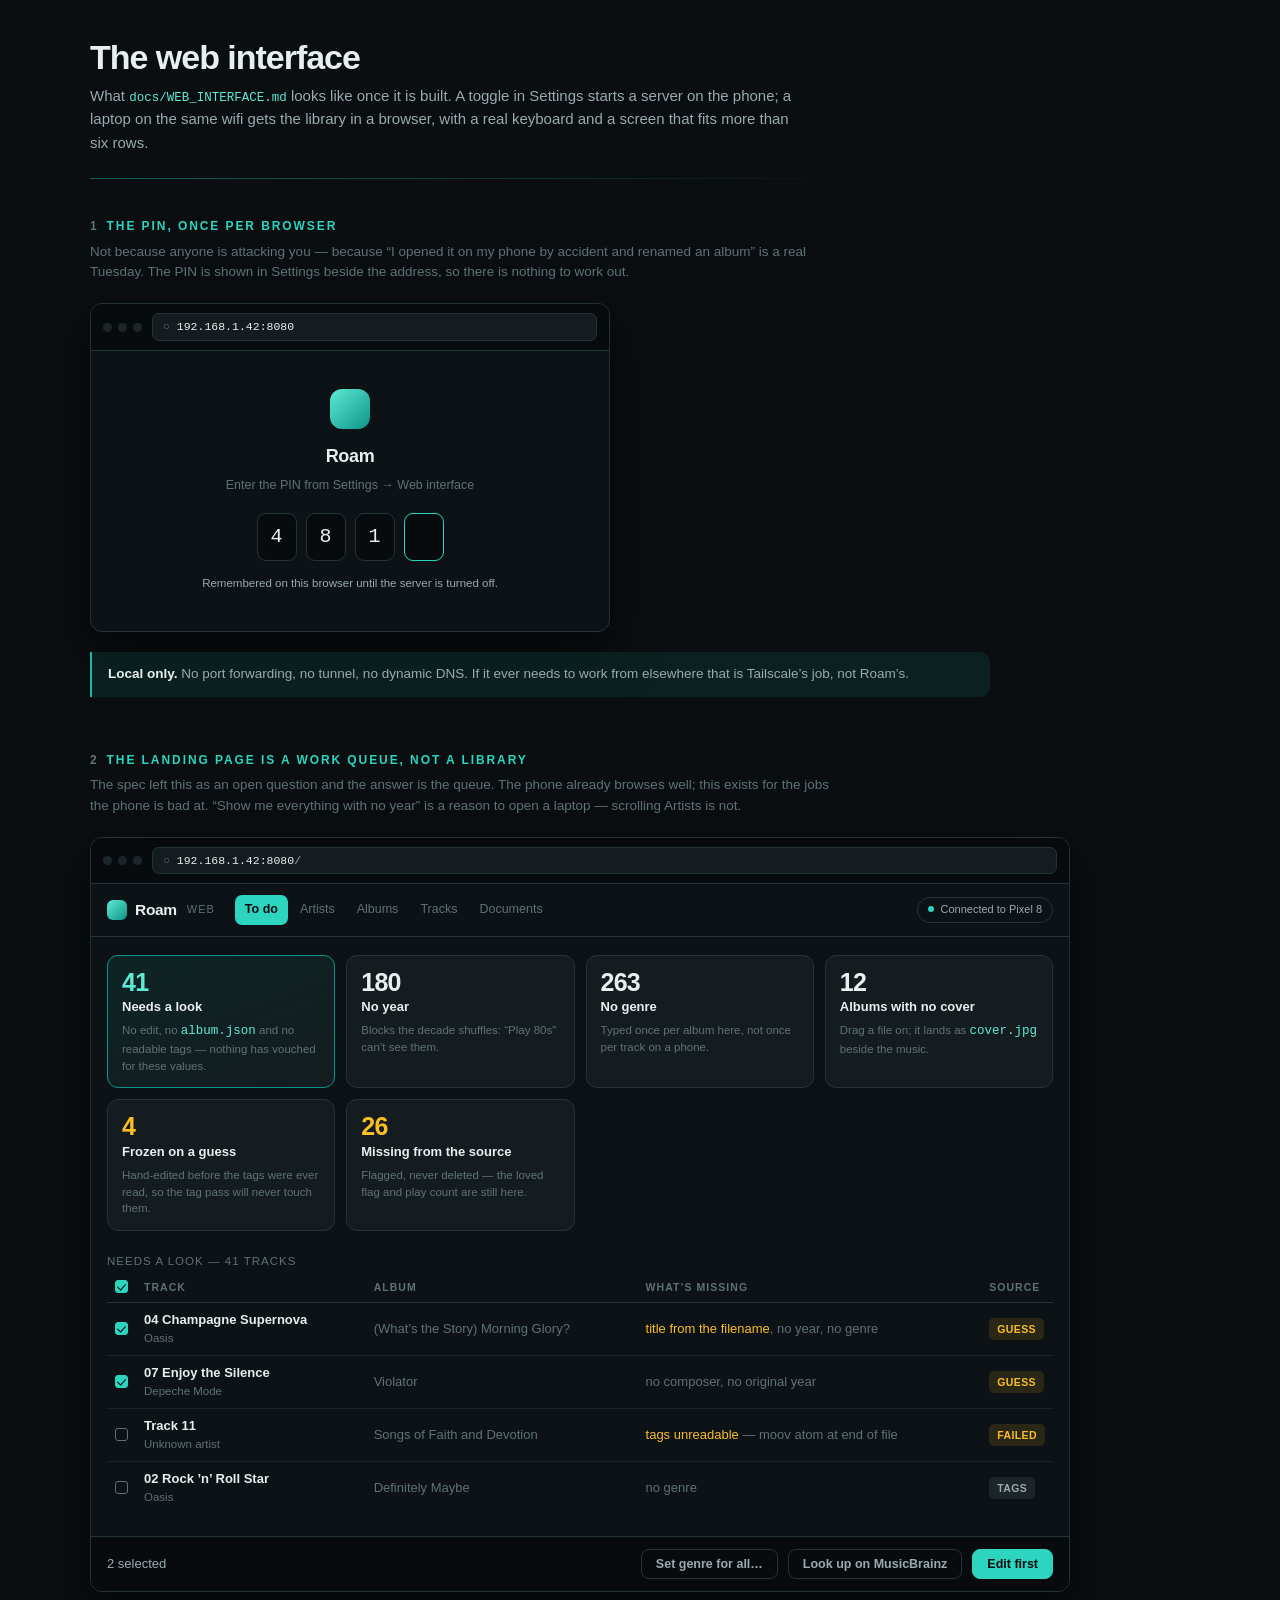
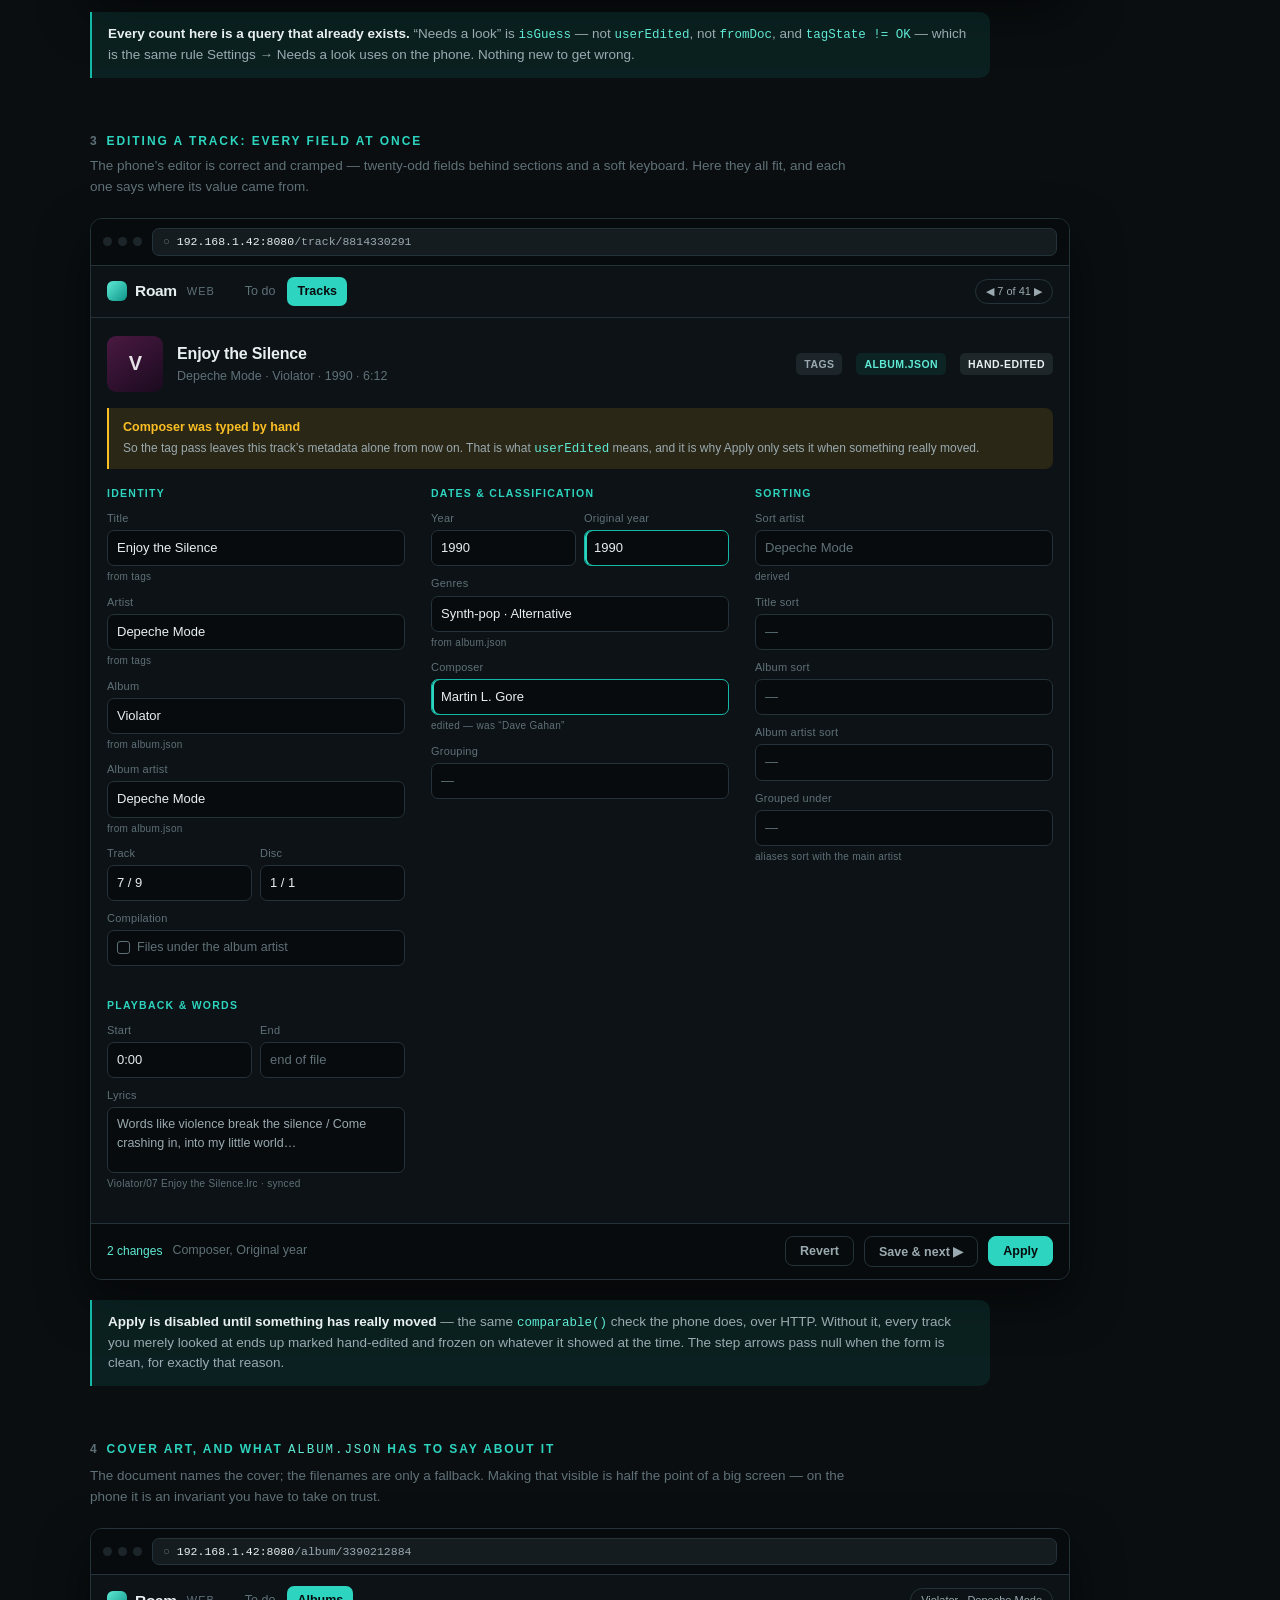
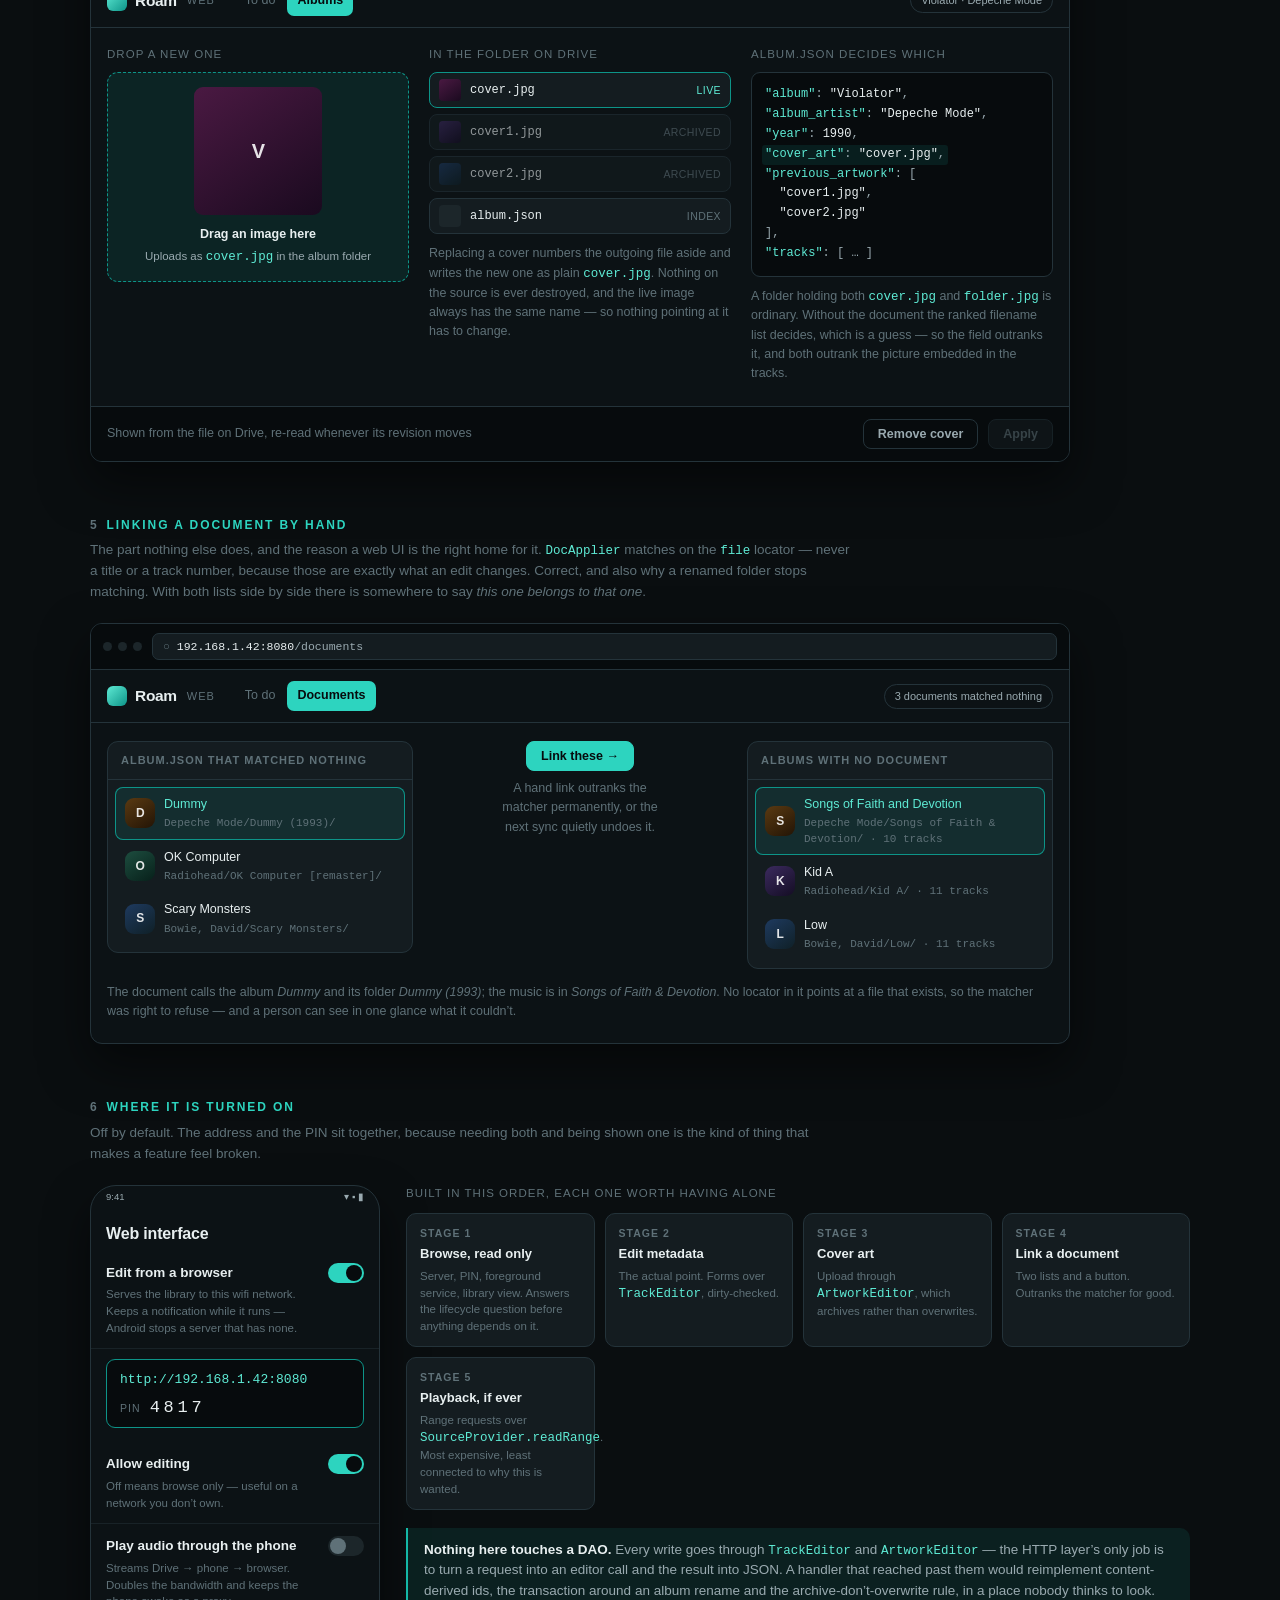
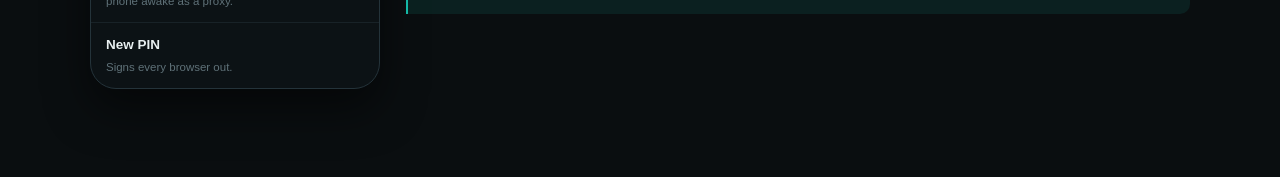
<file: docs/web-mockup.html>
<!DOCTYPE html>
<html lang="en">
<head>
<meta charset="utf-8">
<meta name="viewport" content="width=device-width, initial-scale=1">
<title>Roam — Web interface mockups</title>
<style>
:root{
  --ink:#070B0D; --surface:#0C1215; --raise:#141C20; --high:#1C262A; --outline:#24333A;
  --teal-b:#5EEAD4; --teal:#2DD4BF; --teal-c:#14B8A6; --teal-d:#0D9488; --teal-w:rgba(20,184,166,.11);
  --hi:#E8EFF0; --mid:#9AAAB0; --low:#5F7178;
  --page:#0a0e10; --amber:#FBBF24; --amber-w:rgba(251,191,36,.12); --red:#F87171;
}
*{box-sizing:border-box;margin:0;padding:0}
body{background:var(--page);color:var(--hi);font:15px/1.55 "Inter",-apple-system,"Segoe UI",Roboto,sans-serif;padding:40px 24px 90px;-webkit-font-smoothing:antialiased}
.wrap{max-width:1100px;margin:0 auto}

h1{font-size:34px;font-weight:700;letter-spacing:-.03em;line-height:1.05}
.lede{color:var(--mid);font-size:15px;margin-top:8px;max-width:720px}
.rule{height:1px;background:linear-gradient(90deg,var(--teal-c),transparent 70%);margin:24px 0 38px;opacity:.5}
h2{font-size:12px;font-weight:700;letter-spacing:.16em;text-transform:uppercase;color:var(--teal);margin:54px 0 6px}
h2:first-of-type{margin-top:0}
h2 .n{color:var(--low);margin-right:8px}
.sub{color:var(--low);font-size:13.5px;margin-bottom:20px;max-width:760px}
.note{background:var(--teal-w);border-left:2px solid var(--teal-c);padding:12px 16px;border-radius:0 10px 10px 0;color:var(--mid);font-size:13.5px;margin:20px 0 0;max-width:900px}
.note b{color:var(--hi);font-weight:600}
code{font:12.5px/1.5 ui-monospace,"Cascadia Mono",Consolas,monospace;color:var(--teal-b)}

/* ---- browser frame ---- */
.browser{width:100%;max-width:980px;background:var(--surface);border:1px solid var(--outline);border-radius:12px;overflow:hidden;box-shadow:0 20px 48px rgba(0,0,0,.5)}
.chrome{display:flex;align-items:center;gap:10px;padding:9px 12px;background:var(--ink);border-bottom:1px solid var(--outline)}
.dots{display:flex;gap:6px;flex:none}
.dots i{width:9px;height:9px;border-radius:50%;background:var(--high);display:block}
.url{flex:1;background:var(--raise);border:1px solid var(--outline);border-radius:7px;padding:4px 10px;font:11.5px/1.5 ui-monospace,Consolas,monospace;color:var(--mid);white-space:nowrap;overflow:hidden;text-overflow:ellipsis}
.url .lock{color:var(--low)}
.url b{color:var(--hi);font-weight:500}

/* ---- app shell inside the browser ---- */
.topbar{display:flex;align-items:center;gap:12px;padding:11px 16px;border-bottom:1px solid var(--outline);flex-wrap:wrap}
.mark{display:flex;align-items:center;gap:8px;font-weight:700;font-size:15.5px;letter-spacing:-.02em}
.mark .sq{width:20px;height:20px;border-radius:6px;background:linear-gradient(135deg,var(--teal-b),var(--teal-d));flex:none}
.mark small{font-weight:500;font-size:11px;color:var(--low);letter-spacing:.09em;text-transform:uppercase;margin-left:2px}
.navs{display:flex;gap:2px;margin-left:8px;flex-wrap:wrap}
.nav{font-size:12.5px;color:var(--low);padding:5px 10px;border-radius:7px;font-weight:500}
.nav.on{color:var(--ink);background:var(--teal);font-weight:600}
.sp{flex:1;min-width:0}
.pill{font-size:11px;color:var(--mid);border:1px solid var(--outline);border-radius:20px;padding:3px 10px;white-space:nowrap}
.pill.live::before{content:"";display:inline-block;width:6px;height:6px;border-radius:50%;background:var(--teal);margin-right:6px;vertical-align:1px}

.pad{padding:18px 16px 22px}
.cap{color:var(--low);font-size:11.5px;letter-spacing:.09em;text-transform:uppercase;margin:12px 0 0}

/* ---- generic bits ---- */
.h3{font-size:16px;font-weight:650;letter-spacing:-.01em}
.muted{color:var(--low);font-size:12.5px}
.midtxt{color:var(--mid);font-size:13px}
.art{aspect-ratio:1;border-radius:9px;display:flex;align-items:center;justify-content:center;flex:none;overflow:hidden}
.art span{font-size:20px;font-weight:800;color:rgba(255,255,255,.88);letter-spacing:-.04em}
.a1{background:linear-gradient(145deg,#1e3a5f,#0f2027)}
.a2{background:linear-gradient(145deg,#4a1942,#1a0a1f)}
.a3{background:linear-gradient(145deg,#1d4d3f,#07201a)}
.a4{background:linear-gradient(145deg,#5a3a12,#231405)}
.a5{background:linear-gradient(145deg,#3b2a5e,#140d24)}
.chip{display:inline-flex;align-items:center;gap:5px;font-size:10.5px;font-weight:600;letter-spacing:.04em;text-transform:uppercase;padding:3px 8px;border-radius:5px}
.chip.tags{background:var(--high);color:var(--mid)}
.chip.doc{background:var(--teal-w);color:var(--teal-b)}
.chip.hand{background:rgba(93,110,116,.22);color:var(--hi)}
.chip.guess{background:var(--amber-w);color:var(--amber)}
.btn{font-size:12.5px;font-weight:600;padding:7px 14px;border-radius:8px;border:1px solid var(--outline);color:var(--mid);background:transparent;white-space:nowrap}
.btn.go{background:var(--teal);color:var(--ink);border-color:var(--teal)}
.btn.off{color:var(--low);background:var(--raise);border-color:var(--outline);opacity:.55}

/* ---- queue ---- */
.queue{display:grid;grid-template-columns:repeat(auto-fit,minmax(215px,1fr));gap:11px}
.job{background:var(--raise);border:1px solid var(--outline);border-radius:11px;padding:13px 14px}
.job .num{font-size:25px;font-weight:700;letter-spacing:-.03em;line-height:1.1}
.job .lbl{font-size:13px;font-weight:600;margin-top:1px}
.job .why{font-size:11.5px;color:var(--low);margin-top:5px;line-height:1.45}
.job.hot{border-color:var(--teal-d);background:linear-gradient(160deg,var(--teal-w),var(--raise))}
.job.hot .num{color:var(--teal-b)}
.job.warn .num{color:var(--amber)}

/* ---- track table ---- */
table{width:100%;border-collapse:collapse;font-size:13px}
th{text-align:left;font-size:10.5px;letter-spacing:.1em;text-transform:uppercase;color:var(--low);font-weight:600;padding:0 8px 7px;border-bottom:1px solid var(--outline);white-space:nowrap}
td{padding:7px 8px;border-bottom:1px solid rgba(36,51,58,.5);vertical-align:middle}
tr:last-child td{border-bottom:0}
td.n{color:var(--low);font-variant-numeric:tabular-nums;width:26px}
td.gap{color:var(--low)}
td.gap em{color:var(--amber);font-style:normal}
.tname{font-weight:550}
.tsub{font-size:11.5px;color:var(--low)}
.ck{width:13px;height:13px;border:1px solid var(--low);border-radius:3px;display:inline-block;vertical-align:-2px}
.ck.on{background:var(--teal);border-color:var(--teal);position:relative}
.ck.on::after{content:"";position:absolute;left:3px;top:1px;width:4px;height:7px;border:solid var(--ink);border-width:0 1.6px 1.6px 0;transform:rotate(42deg)}

/* ---- form ---- */
.form{display:grid;grid-template-columns:repeat(auto-fit,minmax(260px,1fr));gap:22px 26px}
.fs{border:0}
.fs legend{font-size:10.5px;letter-spacing:.12em;text-transform:uppercase;color:var(--teal);font-weight:700;margin-bottom:9px}
.f{margin-bottom:9px}
.f label{display:block;font-size:11px;color:var(--low);margin-bottom:3px;letter-spacing:.02em}
.f .in{background:var(--ink);border:1px solid var(--outline);border-radius:7px;padding:7px 9px;font-size:13px;min-height:33px;display:flex;align-items:center;gap:7px}
.f .in.dirty{border-color:var(--teal-c);box-shadow:inset 2px 0 0 var(--teal)}
.f .in.empty{color:var(--low)}
.f .in.wide{min-height:66px;align-items:flex-start;line-height:1.5;display:block;color:var(--mid);font-size:12.5px}
.f.two{display:grid;grid-template-columns:1fr 1fr;gap:8px}
.f .src{font-size:10px;color:var(--low);margin-top:3px;letter-spacing:.03em}
.bar{display:flex;align-items:center;gap:10px;padding:12px 16px;border-top:1px solid var(--outline);background:var(--ink);flex-wrap:wrap}
.bar .cnt{font-size:12px;color:var(--teal-b)}
.warnbar{display:flex;gap:10px;align-items:flex-start;background:var(--amber-w);border-left:2px solid var(--amber);padding:10px 14px;margin:0 0 16px;border-radius:0 8px 8px 0}
.warnbar .t{font-size:12.5px;font-weight:600;color:var(--amber)}
.warnbar .d{font-size:12px;color:var(--mid);margin-top:2px}

/* ---- cover panel ---- */
.cols{display:grid;grid-template-columns:repeat(auto-fit,minmax(250px,1fr));gap:20px;align-items:start}
.drop{border:1.5px dashed var(--teal-d);border-radius:11px;padding:14px;text-align:center;background:var(--teal-w)}
.drop .big{width:128px;margin:0 auto 10px}
.drop .t{font-size:12.5px;font-weight:600}
.drop .d{font-size:11.5px;color:var(--mid);margin-top:3px}
pre{background:var(--ink);border:1px solid var(--outline);border-radius:9px;padding:12px 13px;font:12px/1.65 ui-monospace,Consolas,monospace;color:var(--mid);overflow-x:auto}
pre .k{color:var(--teal-b)}
pre .s{color:var(--hi)}
pre .hl{background:var(--teal-w);display:inline-block;border-radius:3px;padding:0 3px;margin:0 -3px}
.stack{display:flex;flex-direction:column;gap:6px}
.frow{display:flex;align-items:center;gap:9px;font-size:12.5px;padding:6px 9px;background:var(--raise);border:1px solid var(--outline);border-radius:8px}
.frow .sw{width:22px;height:22px;border-radius:4px;flex:none}
.frow .nm{font:12px/1 ui-monospace,Consolas,monospace}
.frow .tag{margin-left:auto;font-size:10.5px;color:var(--low);letter-spacing:.04em;text-transform:uppercase}
.frow.now{border-color:var(--teal-d)}
.frow.now .tag{color:var(--teal-b)}
.frow.old{opacity:.6}

/* ---- link documents ---- */
.pair{display:grid;grid-template-columns:repeat(auto-fit,minmax(230px,1fr));gap:14px;align-items:start}
.panel{background:var(--raise);border:1px solid var(--outline);border-radius:11px;overflow:hidden}
.panel .ph{font-size:11px;letter-spacing:.09em;text-transform:uppercase;color:var(--low);padding:10px 13px;border-bottom:1px solid var(--outline);font-weight:600}
.panel .pb{padding:7px}
.opt{padding:8px 10px;border-radius:8px;font-size:12.5px;display:flex;gap:9px;align-items:center}
.opt .pathy{font:11px/1.4 ui-monospace,Consolas,monospace;color:var(--low);display:block;margin-top:2px}
.opt.sel{background:var(--teal-w);box-shadow:inset 0 0 0 1px var(--teal-d)}
.opt.sel .nmm{color:var(--teal-b)}
.linkbtn{display:flex;align-items:center;justify-content:center}

/* ---- phone card ---- */
.phone{width:290px;max-width:100%;background:var(--surface);border:1px solid var(--outline);border-radius:26px;overflow:hidden;box-shadow:0 20px 44px rgba(0,0,0,.5)}
.sbar{height:24px;display:flex;align-items:center;justify-content:space-between;padding:0 15px;font-size:9.5px;color:var(--mid)}
.srow{display:flex;gap:12px;padding:12px 15px;border-bottom:1px solid rgba(36,51,58,.5)}
.srow .tt{font-size:13.5px;font-weight:550}
.srow .dd{font-size:11.5px;color:var(--low);margin-top:3px;line-height:1.45}
.sw2{width:36px;height:20px;border-radius:12px;background:var(--teal);flex:none;position:relative;margin-left:auto}
.sw2::after{content:"";position:absolute;right:2px;top:2px;width:16px;height:16px;border-radius:50%;background:var(--ink)}
.sw2.off{background:var(--high)}
.sw2.off::after{right:auto;left:2px;background:var(--low)}
.addr{margin:10px 15px 14px;background:var(--ink);border:1px solid var(--teal-d);border-radius:9px;padding:11px 13px}
.addr .u{font:13px/1.4 ui-monospace,Consolas,monospace;color:var(--teal-b)}
.addr .p{display:flex;align-items:baseline;gap:9px;margin-top:9px}
.addr .p .lb{font-size:10.5px;letter-spacing:.1em;text-transform:uppercase;color:var(--low)}
.addr .p .v{font:17px/1 ui-monospace,Consolas,monospace;letter-spacing:.22em;color:var(--hi)}

/* ---- PIN gate ---- */
.gate{padding:38px 16px;text-align:center}
.gate .sq{width:40px;height:40px;border-radius:12px;background:linear-gradient(135deg,var(--teal-b),var(--teal-d));margin:0 auto 14px}
.gate h4{font-size:18px;font-weight:650;letter-spacing:-.02em}
.gate p{font-size:12.5px;color:var(--low);margin-top:5px}
.boxes{display:flex;gap:9px;justify-content:center;margin:18px 0 4px}
.boxes i{width:40px;height:48px;border-radius:9px;background:var(--ink);border:1px solid var(--outline);display:flex;align-items:center;justify-content:center;font:20px/1 ui-monospace,Consolas,monospace;color:var(--hi);font-style:normal}
.boxes i.cur{border-color:var(--teal)}
.gate .keep{font-size:11.5px;color:var(--mid);margin-top:14px}

.stages{display:grid;grid-template-columns:repeat(auto-fit,minmax(170px,1fr));gap:10px;margin-top:8px}
.st{background:var(--raise);border:1px solid var(--outline);border-radius:10px;padding:11px 13px}
.st .sn{font-size:10.5px;letter-spacing:.1em;text-transform:uppercase;color:var(--low);font-weight:700}
.st .sl{font-size:13px;font-weight:600;margin-top:3px}
.st .sd{font-size:11.5px;color:var(--low);margin-top:4px;line-height:1.45}
.st.done{border-color:var(--teal-d)}
.st.done .sn{color:var(--teal)}
</style>
</head>
<body>
<div class="wrap">

<h1>The web interface</h1>
<p class="lede">What <code>docs/WEB_INTERFACE.md</code> looks like once it is built. A toggle in Settings
starts a server on the phone; a laptop on the same wifi gets the library in a browser, with a real
keyboard and a screen that fits more than six rows.</p>
<div class="rule"></div>

<!-- ══════════════ 1. the gate ══════════════ -->
<h2><span class="n">1</span>The PIN, once per browser</h2>
<p class="sub">Not because anyone is attacking you — because “I opened it on my phone by accident and
renamed an album” is a real Tuesday. The PIN is shown in Settings beside the address, so there is
nothing to work out.</p>

<div class="browser" style="max-width:520px">
  <div class="chrome">
    <div class="dots"><i></i><i></i><i></i></div>
    <div class="url"><span class="lock">○</span> <b>192.168.1.42:8080</b></div>
  </div>
  <div class="gate">
    <div class="sq"></div>
    <h4>Roam</h4>
    <p>Enter the PIN from Settings → Web interface</p>
    <div class="boxes"><i>4</i><i>8</i><i>1</i><i class="cur">&nbsp;</i></div>
    <div class="keep">Remembered on this browser until the server is turned off.</div>
  </div>
</div>

<div class="note"><b>Local only.</b> No port forwarding, no tunnel, no dynamic DNS. If it ever needs
to work from elsewhere that is Tailscale’s job, not Roam’s.</div>

<!-- ══════════════ 2. the work queue ══════════════ -->
<h2><span class="n">2</span>The landing page is a work queue, not a library</h2>
<p class="sub">The spec left this as an open question and the answer is the queue. The phone already
browses well; this exists for the jobs the phone is bad at. “Show me everything with no year” is a
reason to open a laptop — scrolling Artists is not.</p>

<div class="browser">
  <div class="chrome">
    <div class="dots"><i></i><i></i><i></i></div>
    <div class="url"><span class="lock">○</span> <b>192.168.1.42:8080</b>/</div>
  </div>
  <div class="topbar">
    <div class="mark"><span class="sq"></span>Roam <small>web</small></div>
    <div class="navs">
      <span class="nav on">To do</span><span class="nav">Artists</span><span class="nav">Albums</span>
      <span class="nav">Tracks</span><span class="nav">Documents</span>
    </div>
    <span class="sp"></span>
    <span class="pill live">Connected to Pixel 8</span>
  </div>
  <div class="pad">
    <div class="queue">
      <div class="job hot">
        <div class="num">41</div><div class="lbl">Needs a look</div>
        <div class="why">No edit, no <code>album.json</code> and no readable tags — nothing has
        vouched for these values.</div>
      </div>
      <div class="job">
        <div class="num">180</div><div class="lbl">No year</div>
        <div class="why">Blocks the decade shuffles: “Play 80s” can’t see them.</div>
      </div>
      <div class="job">
        <div class="num">263</div><div class="lbl">No genre</div>
        <div class="why">Typed once per album here, not once per track on a phone.</div>
      </div>
      <div class="job">
        <div class="num">12</div><div class="lbl">Albums with no cover</div>
        <div class="why">Drag a file on; it lands as <code>cover.jpg</code> beside the music.</div>
      </div>
      <div class="job warn">
        <div class="num">4</div><div class="lbl">Frozen on a guess</div>
        <div class="why">Hand-edited before the tags were ever read, so the tag pass will
        never touch them.</div>
      </div>
      <div class="job warn">
        <div class="num">26</div><div class="lbl">Missing from the source</div>
        <div class="why">Flagged, never deleted — the loved flag and play count are still here.</div>
      </div>
    </div>

    <p class="cap" style="margin:22px 0 8px">Needs a look — 41 tracks</p>
    <table>
      <tr><th style="width:18px"><span class="ck on"></span></th><th>Track</th><th>Album</th>
          <th>What’s missing</th><th style="width:70px">Source</th></tr>
      <tr><td><span class="ck on"></span></td>
          <td><div class="tname">04 Champagne Supernova</div><div class="tsub">Oasis</div></td>
          <td class="gap">(What’s the Story) Morning Glory?</td>
          <td class="gap"><em>title from the filename</em>, no year, no genre</td>
          <td><span class="chip guess">guess</span></td></tr>
      <tr><td><span class="ck on"></span></td>
          <td><div class="tname">07 Enjoy the Silence</div><div class="tsub">Depeche Mode</div></td>
          <td class="gap">Violator</td>
          <td class="gap">no composer, no original year</td>
          <td><span class="chip guess">guess</span></td></tr>
      <tr><td><span class="ck"></span></td>
          <td><div class="tname">Track 11</div><div class="tsub">Unknown artist</div></td>
          <td class="gap">Songs of Faith and Devotion</td>
          <td class="gap"><em>tags unreadable</em> — moov atom at end of file</td>
          <td><span class="chip guess">failed</span></td></tr>
      <tr><td><span class="ck"></span></td>
          <td><div class="tname">02 Rock ’n’ Roll Star</div><div class="tsub">Oasis</div></td>
          <td class="gap">Definitely Maybe</td>
          <td class="gap">no genre</td>
          <td><span class="chip tags">tags</span></td></tr>
    </table>
  </div>
  <div class="bar">
    <span class="midtxt">2 selected</span>
    <span class="sp"></span>
    <button class="btn">Set genre for all…</button>
    <button class="btn">Look up on MusicBrainz</button>
    <button class="btn go">Edit first</button>
  </div>
</div>

<div class="note"><b>Every count here is a query that already exists.</b> “Needs a look” is
<code>isGuess</code> — not <code>userEdited</code>, not <code>fromDoc</code>, and
<code>tagState != OK</code> — which is the same rule Settings → Needs a look uses on the phone.
Nothing new to get wrong.</div>

<!-- ══════════════ 3. the form ══════════════ -->
<h2><span class="n">3</span>Editing a track: every field at once</h2>
<p class="sub">The phone’s editor is correct and cramped — twenty-odd fields behind sections and a
soft keyboard. Here they all fit, and each one says where its value came from.</p>

<div class="browser">
  <div class="chrome">
    <div class="dots"><i></i><i></i><i></i></div>
    <div class="url"><span class="lock">○</span> <b>192.168.1.42:8080</b>/track/8814330291</div>
  </div>
  <div class="topbar">
    <div class="mark"><span class="sq"></span>Roam <small>web</small></div>
    <div class="navs"><span class="nav">To do</span><span class="nav on">Tracks</span></div>
    <span class="sp"></span>
    <span class="pill">◀ 7 of 41 ▶</span>
  </div>

  <div class="pad">
    <div style="display:flex;gap:14px;align-items:center;margin-bottom:16px;flex-wrap:wrap">
      <div class="art a2" style="width:56px"><span>V</span></div>
      <div style="min-width:0">
        <div class="h3">Enjoy the Silence</div>
        <div class="muted">Depeche Mode · Violator · 1990 · 6:12</div>
      </div>
      <span class="sp"></span>
      <span class="chip tags">tags</span>
      <span class="chip doc">album.json</span>
      <span class="chip hand">hand-edited</span>
    </div>

    <div class="warnbar">
      <div>
        <div class="t">Composer was typed by hand</div>
        <div class="d">So the tag pass leaves this track’s metadata alone from now on. That is what
        <code>userEdited</code> means, and it is why Apply only sets it when something really moved.</div>
      </div>
    </div>

    <div class="form">
      <fieldset class="fs">
        <legend>Identity</legend>
        <div class="f"><label>Title</label><div class="in">Enjoy the Silence</div>
          <div class="src">from tags</div></div>
        <div class="f"><label>Artist</label><div class="in">Depeche Mode</div>
          <div class="src">from tags</div></div>
        <div class="f"><label>Album</label><div class="in">Violator</div>
          <div class="src">from album.json</div></div>
        <div class="f"><label>Album artist</label><div class="in">Depeche Mode</div>
          <div class="src">from album.json</div></div>
        <div class="f two">
          <div><label>Track</label><div class="in">7 / 9</div></div>
          <div><label>Disc</label><div class="in">1 / 1</div></div>
        </div>
        <div class="f"><label>Compilation</label><div class="in"><span class="ck"></span>
          <span class="muted" style="font-size:12.5px">Files under the album artist</span></div></div>
      </fieldset>

      <fieldset class="fs">
        <legend>Dates &amp; classification</legend>
        <div class="f two">
          <div><label>Year</label><div class="in">1990</div></div>
          <div><label>Original year</label><div class="in dirty">1990</div></div>
        </div>
        <div class="f"><label>Genres</label><div class="in">Synth-pop · Alternative</div>
          <div class="src">from album.json</div></div>
        <div class="f"><label>Composer</label><div class="in dirty">Martin L. Gore</div>
          <div class="src">edited — was “Dave Gahan”</div></div>
        <div class="f"><label>Grouping</label><div class="in empty">—</div></div>
      </fieldset>

      <fieldset class="fs">
        <legend>Sorting</legend>
        <div class="f"><label>Sort artist</label><div class="in empty">Depeche Mode</div>
          <div class="src">derived</div></div>
        <div class="f"><label>Title sort</label><div class="in empty">—</div></div>
        <div class="f"><label>Album sort</label><div class="in empty">—</div></div>
        <div class="f"><label>Album artist sort</label><div class="in empty">—</div></div>
        <div class="f"><label>Grouped under</label><div class="in empty">—</div>
          <div class="src">aliases sort with the main artist</div></div>
      </fieldset>

      <fieldset class="fs">
        <legend>Playback &amp; words</legend>
        <div class="f two">
          <div><label>Start</label><div class="in">0:00</div></div>
          <div><label>End</label><div class="in empty">end of file</div></div>
        </div>
        <div class="f"><label>Lyrics</label><div class="in wide">Words like violence break the
          silence / Come crashing in, into my little world…</div>
          <div class="src">Violator/07 Enjoy the Silence.lrc · synced</div></div>
      </fieldset>
    </div>
  </div>

  <div class="bar">
    <span class="cnt">2 changes</span>
    <span class="muted">Composer, Original year</span>
    <span class="sp"></span>
    <button class="btn">Revert</button>
    <button class="btn">Save &amp; next ▶</button>
    <button class="btn go">Apply</button>
  </div>
</div>

<div class="note"><b>Apply is disabled until something has really moved</b> — the same
<code>comparable()</code> check the phone does, over HTTP. Without it, every track you merely looked
at ends up marked hand-edited and frozen on whatever it showed at the time. The step arrows pass
null when the form is clean, for exactly that reason.</div>

<!-- ══════════════ 4. cover art ══════════════ -->
<h2><span class="n">4</span>Cover art, and what <code>album.json</code> has to say about it</h2>
<p class="sub">The document names the cover; the filenames are only a fallback. Making that visible is
half the point of a big screen — on the phone it is an invariant you have to take on trust.</p>

<div class="browser">
  <div class="chrome">
    <div class="dots"><i></i><i></i><i></i></div>
    <div class="url"><span class="lock">○</span> <b>192.168.1.42:8080</b>/album/3390212884</div>
  </div>
  <div class="topbar">
    <div class="mark"><span class="sq"></span>Roam <small>web</small></div>
    <div class="navs"><span class="nav">To do</span><span class="nav on">Albums</span></div>
    <span class="sp"></span>
    <span class="pill">Violator · Depeche Mode</span>
  </div>
  <div class="pad">
    <div class="cols">
      <div>
        <p class="cap" style="margin:0 0 9px">Drop a new one</p>
        <div class="drop">
          <div class="art a2 big"><span>V</span></div>
          <div class="t">Drag an image here</div>
          <div class="d">Uploads as <code>cover.jpg</code> in the album folder</div>
        </div>
      </div>

      <div>
        <p class="cap" style="margin:0 0 9px">In the folder on Drive</p>
        <div class="stack">
          <div class="frow now"><span class="sw a2"></span><span class="nm">cover.jpg</span>
            <span class="tag">live</span></div>
          <div class="frow old"><span class="sw a5"></span><span class="nm">cover1.jpg</span>
            <span class="tag">archived</span></div>
          <div class="frow old"><span class="sw a1"></span><span class="nm">cover2.jpg</span>
            <span class="tag">archived</span></div>
          <div class="frow"><span class="sw" style="background:var(--high)"></span>
            <span class="nm">album.json</span><span class="tag">index</span></div>
        </div>
        <p class="muted" style="margin-top:10px">Replacing a cover numbers the outgoing file aside and
        writes the new one as plain <code>cover.jpg</code>. Nothing on the source is ever
        destroyed, and the live image always has the same name — so nothing pointing at it has to
        change.</p>
      </div>

      <div>
        <p class="cap" style="margin:0 0 9px">album.json decides which</p>
<pre><span class="k">"album"</span>: <span class="s">"Violator"</span>,
<span class="k">"album_artist"</span>: <span class="s">"Depeche Mode"</span>,
<span class="k">"year"</span>: <span class="s">1990</span>,
<span class="hl"><span class="k">"cover_art"</span>: <span class="s">"cover.jpg"</span>,</span>
<span class="k">"previous_artwork"</span>: [
  <span class="s">"cover1.jpg"</span>,
  <span class="s">"cover2.jpg"</span>
],
<span class="k">"tracks"</span>: [ … ]</pre>
        <p class="muted" style="margin-top:10px">A folder holding both <code>cover.jpg</code> and
        <code>folder.jpg</code> is ordinary. Without the document the ranked filename list decides,
        which is a guess — so the field outranks it, and both outrank the picture embedded in the
        tracks.</p>
      </div>
    </div>
  </div>
  <div class="bar">
    <span class="muted">Shown from the file on Drive, re-read whenever its revision moves</span>
    <span class="sp"></span>
    <button class="btn">Remove cover</button>
    <button class="btn off">Apply</button>
  </div>
</div>

<!-- ══════════════ 5. linking a document ══════════════ -->
<h2><span class="n">5</span>Linking a document by hand</h2>
<p class="sub">The part nothing else does, and the reason a web UI is the right home for it.
<code>DocApplier</code> matches on the <code>file</code> locator — never a title or a track number,
because those are exactly what an edit changes. Correct, and also why a renamed folder stops
matching. With both lists side by side there is somewhere to say <em>this one belongs to that
one</em>.</p>

<div class="browser">
  <div class="chrome">
    <div class="dots"><i></i><i></i><i></i></div>
    <div class="url"><span class="lock">○</span> <b>192.168.1.42:8080</b>/documents</div>
  </div>
  <div class="topbar">
    <div class="mark"><span class="sq"></span>Roam <small>web</small></div>
    <div class="navs"><span class="nav">To do</span><span class="nav on">Documents</span></div>
    <span class="sp"></span>
    <span class="pill">3 documents matched nothing</span>
  </div>
  <div class="pad">
    <div class="pair">
      <div class="panel">
        <div class="ph">album.json that matched nothing</div>
        <div class="pb">
          <div class="opt sel"><span class="art a4" style="width:30px"><span
            style="font-size:12px">D</span></span>
            <span><span class="nmm">Dummy</span><span class="pathy">Depeche Mode/Dummy (1993)/</span>
            </span></div>
          <div class="opt"><span class="art a3" style="width:30px"><span
            style="font-size:12px">O</span></span>
            <span>OK Computer<span class="pathy">Radiohead/OK Computer [remaster]/</span></span></div>
          <div class="opt"><span class="art a1" style="width:30px"><span
            style="font-size:12px">S</span></span>
            <span>Scary Monsters<span class="pathy">Bowie, David/Scary Monsters/</span></span></div>
        </div>
      </div>

      <div class="linkbtn">
        <div style="text-align:center">
          <button class="btn go">Link these →</button>
          <p class="muted" style="margin-top:8px;max-width:180px">A hand link outranks the matcher
          permanently, or the next sync quietly undoes it.</p>
        </div>
      </div>

      <div class="panel">
        <div class="ph">Albums with no document</div>
        <div class="pb">
          <div class="opt sel"><span class="art a4" style="width:30px"><span
            style="font-size:12px">S</span></span>
            <span><span class="nmm">Songs of Faith and Devotion</span>
            <span class="pathy">Depeche Mode/Songs of Faith &amp; Devotion/ · 10 tracks</span></span></div>
          <div class="opt"><span class="art a5" style="width:30px"><span
            style="font-size:12px">K</span></span>
            <span>Kid A<span class="pathy">Radiohead/Kid A/ · 11 tracks</span></span></div>
          <div class="opt"><span class="art a1" style="width:30px"><span
            style="font-size:12px">L</span></span>
            <span>Low<span class="pathy">Bowie, David/Low/ · 11 tracks</span></span></div>
        </div>
      </div>
    </div>
    <p class="muted" style="margin-top:14px">The document calls the album <em>Dummy</em> and its
    folder <em>Dummy (1993)</em>; the music is in <em>Songs of Faith &amp; Devotion</em>. No locator
    in it points at a file that exists, so the matcher was right to refuse — and a person can see in
    one glance what it couldn’t.</p>
  </div>
</div>

<!-- ══════════════ 6. settings ══════════════ -->
<h2><span class="n">6</span>Where it is turned on</h2>
<p class="sub">Off by default. The address and the PIN sit together, because needing both and being
shown one is the kind of thing that makes a feature feel broken.</p>

<div style="display:flex;gap:26px;flex-wrap:wrap;align-items:flex-start">
  <div class="phone">
    <div class="sbar"><span>9:41</span><span>▾ ▪ ▮</span></div>
    <div style="padding:12px 15px 4px"><div class="h3">Web interface</div></div>
    <div class="srow">
      <div>
        <div class="tt">Edit from a browser</div>
        <div class="dd">Serves the library to this wifi network. Keeps a notification while it runs —
        Android stops a server that has none.</div>
      </div>
      <span class="sw2"></span>
    </div>
    <div class="addr">
      <div class="u">http://192.168.1.42:8080</div>
      <div class="p"><span class="lb">PIN</span><span class="v">4817</span></div>
    </div>
    <div class="srow">
      <div><div class="tt">Allow editing</div>
        <div class="dd">Off means browse only — useful on a network you don’t own.</div></div>
      <span class="sw2"></span>
    </div>
    <div class="srow">
      <div><div class="tt">Play audio through the phone</div>
        <div class="dd">Streams Drive → phone → browser. Doubles the bandwidth and keeps the phone
        awake as a proxy.</div></div>
      <span class="sw2 off"></span>
    </div>
    <div class="srow" style="border-bottom:0">
      <div><div class="tt">New PIN</div>
        <div class="dd">Signs every browser out.</div></div>
    </div>
  </div>

  <div style="flex:1;min-width:270px">
    <p class="cap" style="margin:0 0 10px">Built in this order, each one worth having alone</p>
    <div class="stages">
      <div class="st"><div class="sn">Stage 1</div><div class="sl">Browse, read only</div>
        <div class="sd">Server, PIN, foreground service, library view. Answers the lifecycle question
        before anything depends on it.</div></div>
      <div class="st"><div class="sn">Stage 2</div><div class="sl">Edit metadata</div>
        <div class="sd">The actual point. Forms over <code>TrackEditor</code>, dirty-checked.</div></div>
      <div class="st"><div class="sn">Stage 3</div><div class="sl">Cover art</div>
        <div class="sd">Upload through <code>ArtworkEditor</code>, which archives rather than
        overwrites.</div></div>
      <div class="st"><div class="sn">Stage 4</div><div class="sl">Link a document</div>
        <div class="sd">Two lists and a button. Outranks the matcher for good.</div></div>
      <div class="st"><div class="sn">Stage 5</div><div class="sl">Playback, if ever</div>
        <div class="sd">Range requests over <code>SourceProvider.readRange</code>. Most expensive,
        least connected to why this is wanted.</div></div>
    </div>
    <div class="note" style="margin-top:18px"><b>Nothing here touches a DAO.</b> Every write goes
    through <code>TrackEditor</code> and <code>ArtworkEditor</code> — the HTTP layer’s only job is to
    turn a request into an editor call and the result into JSON. A handler that reached past them
    would reimplement content-derived ids, the transaction around an album rename and the
    archive-don’t-overwrite rule, in a place nobody thinks to look.</div>
  </div>
</div>

</div>
</body>
</html>
</file>
